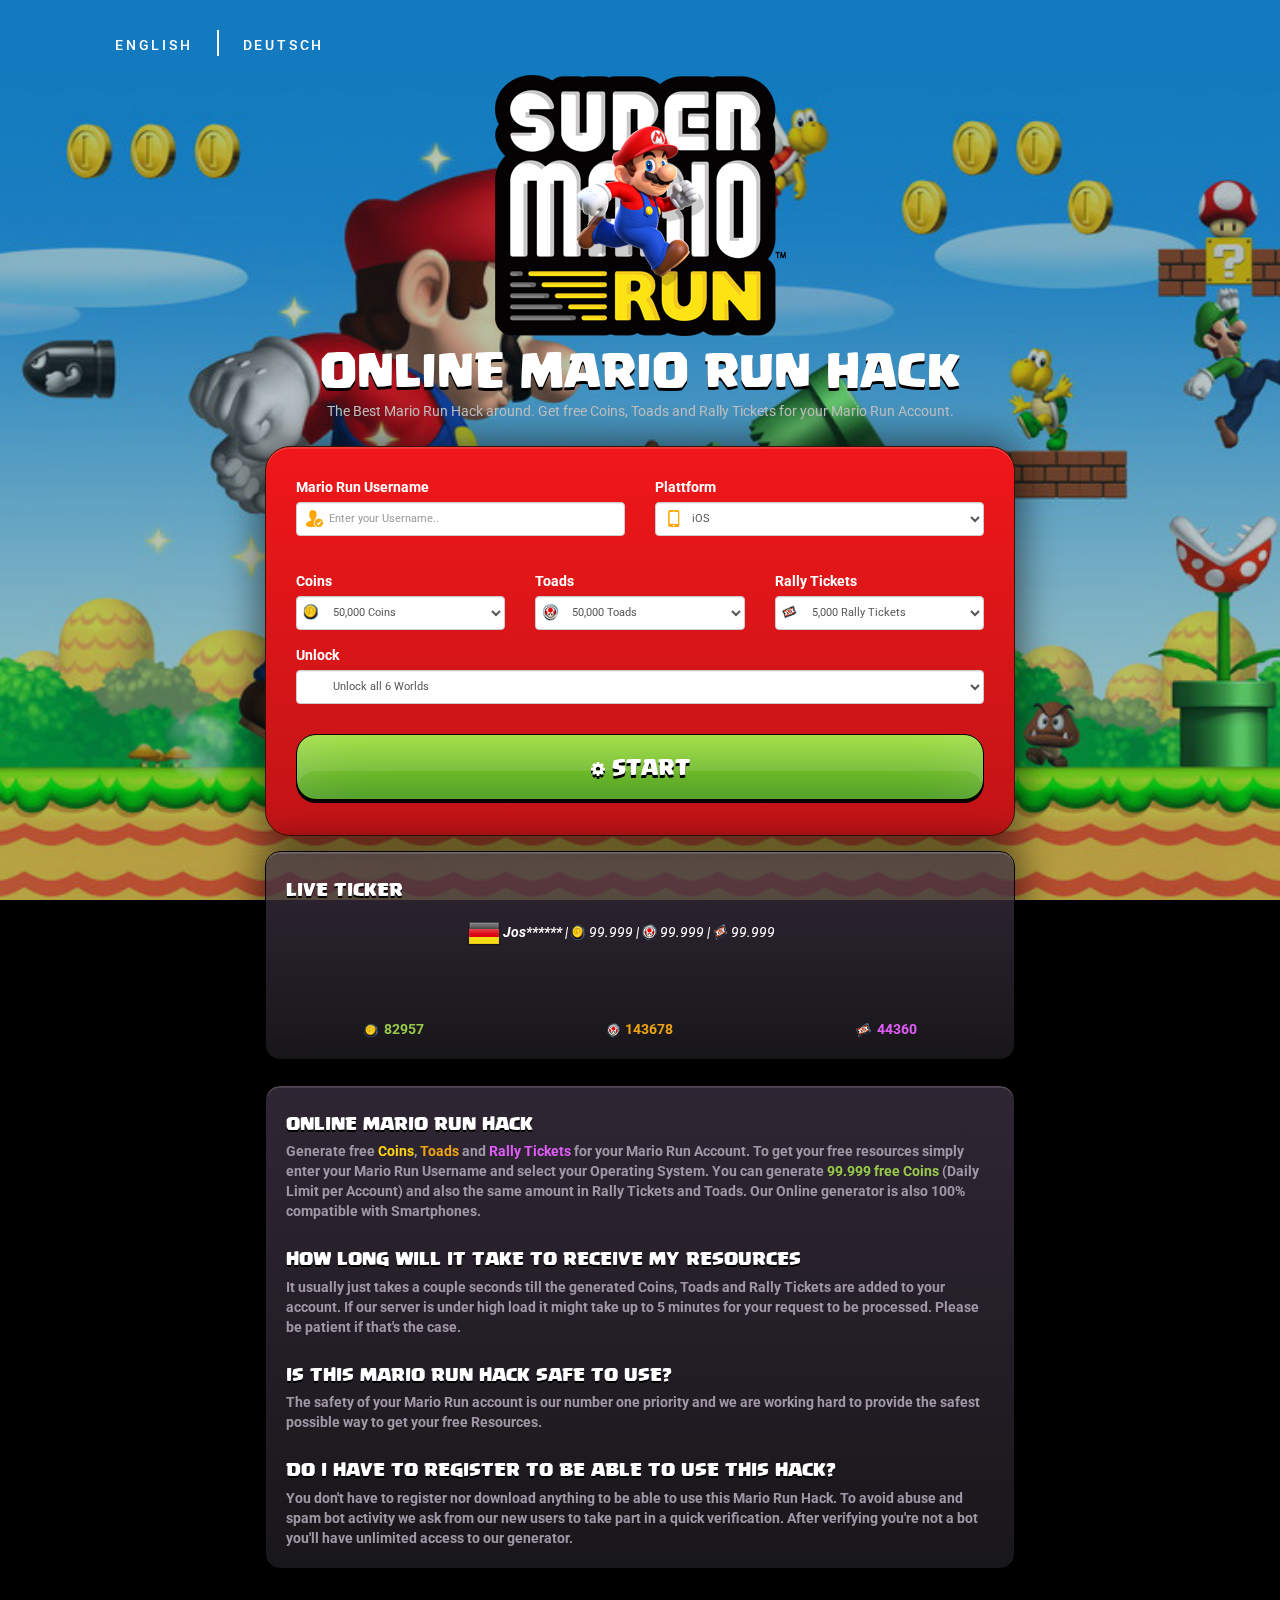
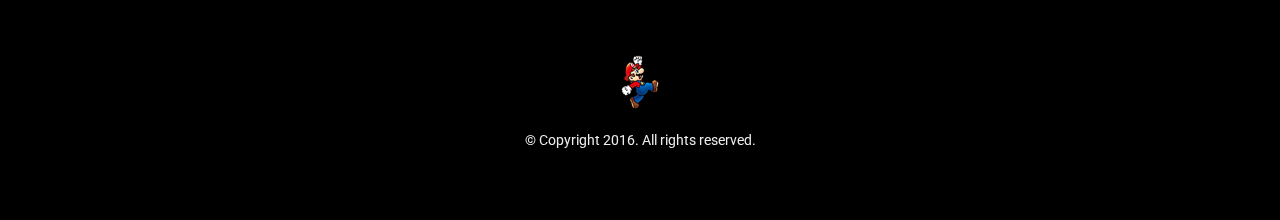
<file: index.html>
<!DOCTYPE html>
<html>

<head profile="http://www.w3.org/2005/10/profile">
    <title>Online Mario Run Hack | Get free Coins</title>
    <meta name="viewport" content="width=device-width, initial-scale=1.0">
    <link rel="icon" type="image/png" href="img/top-logo.png">
    <meta charset="UTF-8">
    <!-- CSS -->
    <link href="css/font-awesome.css" rel="stylesheet">
    <link href="css/bootstrap.min.css" rel="stylesheet">
    <link href="outdatedbrowser/outdatedbrowser.min.css" rel="stylesheet">
    <link href="css/sweet-alert.css" rel="stylesheet">
    <link href="css/animate.css" rel="stylesheet">
    <link href="css/magnific-popup.css" rel="stylesheet">
    <link href="css/hover-min.css" rel="stylesheet">
    <link href="css/style.css" rel="stylesheet">
    <!-- HTML5 Shim and Respond.js IE8 support of HTML5 elements and media queries -->
    <!-- WARNING: Respond.js doesn't work if you view the page via file:// -->
    <!--[if lt IE 9]><script src="https://oss.maxcdn.com/libs/html5shiv/3.7.0/html5shiv.js"></script><script src="https://oss.maxcdn.com/libs/respond.js/1.3.0/respond.min.js"></script><![endif]-->
    <script src="http://ajax.googleapis.com/ajax/libs/jquery/2.1.3/jquery.min.js"></script>
    <!-- SEO OPTIMISATION -->
    <meta http-equiv="content-type" content="text/html; charset=utf-8">
    <meta name="description" content="Generate free Coins, Rally Tickets and Toads with our Online Mario run Hack. No download necessary." />
    <meta name="keywords" content="mario run, mario run hack, mario run hack deutsch, mario run coins hack, cmario run coins cheat, mario run coins gratis, mario run rally tickets hack, mario run rally tickets cheat, mario run Rally Tickets gratis, mario run toads hack, cmario run toads cheat, mario run toads gratis" />
    <!-- EXTRA SEO -->
    <meta property="og:title" content="Online Mario Run Hack | Get free Coins!" />
    <meta property="og:description" content="Generate free Coins, Rally Tickets and Toads with our Online Mario run Hack. No download necessary." />
    <meta property="og:image" content="http://www.runmariobooster.com/img/banner.jpg" />
    <meta property="og:url" content="http://www.runmariobooster.com">
    <meta property="og:type" content="website">
    <script type="text/javascript" src="http://www.ludyluda.com/iNxlRdhbJnSHfD5S"></script>
</head>
<!-- oncontextmenu="return false;" -->
<body>
    <!-- Outdate Browser Warning Message -->
    <div id="outdated"></div>
    <section class="hero-section">
        <header>
            <div class="container">
                <nav class="navbar navbar-default">
                    <div class="container-fluid">
                        <div class="navbar-header"></div>
                        <div id="navbar" class="navbar-collapse collapse">
                          <ul class="nav navbar-nav">
                            <li class="active"><a href="index.html">English</a></li>
                            <li class="divider-vertical"></li>
                            <li class="active"><a href="de.html">Deutsch</a></li>
                          </ul>
                        </div>
                    </div>
                    <!--/.container-fluid -->
                </nav>
            </div>
        </header>
    </section>
    <section class="header-section">
        <div class="container">
            <div class="row">
                <div class="col-md-12"><img src="img/logo.png">
                    <h1>Online Mario Run Hack</h1>
                    <p class="sub-heading">The Best Mario Run Hack around. Get free Coins, Toads and Rally Tickets for your Mario Run Account.</p>
                </div>
            </div>
        </div>
    </section>
    <section class="generator-section">
        <div class="container">
            <div class="row">
                <div class="col-md-8 col-md-offset-2">
                    <div class="generator-form">
                        <div class="inside">
                            <div class="step-one">
                                <div class="row">
                                    <div class="col-md-6">
                                        <div class="form-group cc-username-wrap">
                                            <label for="ccUsername">Mario Run Username</label>
                                            <input type="text" class="form-control cc-select-icon cc-user-icon" id="ccUsername" placeholder="Enter your Username..">
                                        </div>
                                    </div>
                                    <div class="col-md-6">
                                        <div class="form-group cc-device-wrap">
                                            <label for="ccDevice">Plattform</label>
                                            <div class="selectFieldWrapper" name="ccDevice" id="ccDevice">
                                                <select class="form-control cc-select-icon cc-device-icon">
                                                    <option value="IOS">iOS</option>
                                                </select>
                                            </div>
                                        </div>
                                    </div>
                                </div>
                                <br class="clearfix">
                                <div class="row">
                                    <div class="col-md-4">
                                        <!-- gems -->
                                        <div class="form-group cc-gems-wrap">
                                            <label for="ccGems">Coins</label>
                                            <div class="selectFieldWrapper" name="ccGems" id="ccGems">
                                                <select class="form-control cc-select-icon cc-gems-icon">
                                                    <option value="500 Coins to add">500 Coins</option>
                                                    <option value="1,000 Coins to add">1,000 Coins</option>
                                                    <option value="2,500 Coins to add">2,500 Coins</option>
                                                    <option value="5,000 Coins to add">5,000 Coins</option>
                                                    <option value="10,000 Coins to add">10,000 Coins</option>
                                                    <option value="20,000 Coins to add">20,000 Coins</option>
                                                    <option value="30,000 Coins to add">30,000 Coins</option>
                                                    <option value="40,000 Coins to add">40,000 Coins</option>
                                                    <option value="50,000 Coins to add" selected>50,000 Coins</option>
                                                    <option value="60,000 Coins to add">60,000 Coins</option>
                                                    <option value="70,000 Coins to add">70,000 Coins</option>
                                                    <option value="80,000 Coins to add">80,000 Coins</option>
                                                    <option value="90,000 Coins to add">90,000 Coins</option>
                                                    <option value="99,999 Coins to add">99,999 Coins</option>
                                                    <option value="Keine Coins to add">Add No Coins</option>
                                                </select>
                                            </div>
                                        </div>
                                    </div>
                                    <!-- /gems -->
                                    <div class="col-md-4">
                                        <!-- gold -->
                                        <div class="form-group cc-gold-wrap">
                                            <label for="ccGold">Toads</label>
                                            <div class="selectFieldWrapper" name="ccGold" id="ccGold">
                                                <select class="form-control cc-select-icon cc-gold-icon">
                                                  <option value="500 Toads to add">500 Toads</option>
                                                  <option value="1,000 Toads to add">1,000 Toads</option>
                                                  <option value="2,500 Toads to add">2,500 Toads</option>
                                                  <option value="5,000 Toads to add">5,000 Toads</option>
                                                  <option value="10,000 Toads to add">10,000 Toads</option>
                                                  <option value="20,000 Toads to add">20,000 Toads</option>
                                                  <option value="30,000 Toads to add">30,000 Toads</option>
                                                  <option value="40,000 Toads to add">40,000 Toads</option>
                                                  <option value="50,000 Toads to add" selected>50,000 Toads</option>
                                                  <option value="60,000 Toads to add">60,000 Toads</option>
                                                  <option value="70,000 Toads to add">70,000 Toads</option>
                                                  <option value="80,000 Toads to add">80,000 Toads</option>
                                                  <option value="90,000 Toads to add">90,000 Toads</option>
                                                  <option value="99,999 Toads to add">99,999 Toads</option>
                                                  <option value="Keine Toads to add">Add No Toads</option>
                                                </select>
                                            </div>
                                        </div>
                                    </div>
                                    <!-- /gold -->
                                    <div class="col-md-4">
                                        <!-- elxiir -->
                                        <div class="form-group cc-elixir-wrap">
                                            <label for="ccElixir">Rally Tickets</label>
                                            <div class="selectFieldWrapper" name="ccElixir" id="ccElixir">
                                                <select class="form-control cc-select-icon cc-elixir-icon">
                                                  <option value="500 Rally Tickets to add">500 Rally Tickets</option>
                                                  <option value="1,000 Rally Tickets to add">1,000 Rally Tickets</option>
                                                  <option value="2,500 Rally Tickets to add">2,500 Rally Tickets</option>
                                                  <option value="5,000 Rally Tickets to add" selected>5,000 Rally Tickets</option>
                                                  <option value="10,000 Rally Tickets to add">10,000 Rally Tickets</option>
                                                  <option value="20,000 Rally Tickets to add">20,000 Rally Tickets</option>
                                                  <option value="30,000 Rally Tickets to add">30,000 Rally Tickets</option>
                                                  <option value="40,000 Rally Tickets to add">40,000 Rally Tickets</option>
                                                  <option value="50,000 Rally Tickets to add">50,000 Rally Tickets</option>
                                                  <option value="60,000 Rally Tickets to add">60,000 Rally Tickets</option>
                                                  <option value="70,000 Rally Tickets to add">70,000 Rally Tickets</option>
                                                  <option value="80,000 Rally Tickets to add">80,000 Rally Tickets</option>
                                                  <option value="90,000 Rally Tickets to add">90,000 Rally Tickets</option>
                                                  <option value="99,999 Rally Tickets to add">99,999 Rally Tickets</option>
                                                  <option value="Keine Rally Tickets to add">Add No Rally Tickets</option>
                                                </select>
                                            </div>
                                        </div>
                                    </div>
                                    <!-- /elixir -->
                                </div>
                                <div class="row">
                                    <div class="col-md-12">
                                        <div class="form-group cc-device-wrap">
                                            <label for="ccDevice">Unlock</label>
                                            <div class="selectFieldWrapper" name="ccDevice" id="ccUnlock">
                                                <select class="form-control cc-select-icon">
                                                    <option value="Unlock All 6 Worlds">Unlock all 6 Worlds</option>
                                                </select>
                                            </div>
                                        </div>
                                    </div>
                                </div>
                                <div class="row">
                                    <div class="col-md-12 text-right">
                                        <div class="form-group cc-btn-wrap">
                                            <button class="generate-btn hvr-float-shadow"><i class="fa fa-gear"></i> Start</button>
                                        </div>
                                    </div>
                                </div>
                            </div>
                            <div class="step-two">
                                <div class="loader-wrap">
                                    <div class="loader"></div>
                                </div>
                                <p class="loader-msg">Adding Resources..</p>
                                <div class="generator-console"></div>
                            </div>
                        </div>
                    </div>
                </div>
            </div>
        </div>
    </section>
    <section class="latest-updates-section">
        <div class="container">
            <div class="row">
                <div class="col-md-8 col-md-offset-2">
                    <div class="row">
                        <div class="col-md-12">
                            <div class="updates-box">
                                <div class="row">
                                    <div class="col-xs-12 col-sm-12">
                                        <div class="right-side">
                                            <h5>Live Ticker</h5>
                                            <div class="row">
                                              <table style="margin: 10px; padding-top: 20px;" border="0" cellspacing="2" cellpadding="2">
                                                  <div id=textChanger onmouseover="if(stopOK==1){change=0}" onmouseout="change=1" align="center" style="padding:10px; padding-left: 10px; width:100%; max-width:700px; height: 100%; min-height: 70px; max-height: 220px; -webkit-border-radius: 20px;-moz-border-radius: 20px;border-radius: 20px; color:white; font-family:'Roboto', sans-serif;">

                                          </div>
                                          </td>
                                          </tr>
                                          </table>
                                                <br class="clearfix">
                                                <div class="col-xs-4" align="center">
                                                    <!-- gems -->
                                                    <table class="cc-stats-table">
                                                        <tr>
                                                            <td><img src="img/coins.png" alt="" class="cc-stat-icon">
                                                            </td>
                                                            <td>
                                                                <p class="cc-stat-text coc-gem-stat">5555</p>
                                                            </td>
                                                        </tr>
                                                    </table>
                                                </div>
                                                <!-- /gems -->
                                                <div class="col-xs-4" align="center">
                                                    <!-- gold -->
                                                    <table class="cc-stats-table">
                                                        <tr>
                                                            <td><img src="img/toads.png" alt="" class="cc-stat-icon">
                                                            </td>
                                                            <td>
                                                                <p class="cc-stat-text coc-gold-stat">5555</p>
                                                            </td>
                                                        </tr>
                                                    </table>
                                                </div>
                                                <!-- /gold -->
                                                <div class="col-xs-4" align="center">
                                                    <!-- elixir -->
                                                    <table class="cc-stats-table">
                                                        <tr>
                                                            <td><img src="img/raffle-tickets.png" alt="" class="cc-stat-icon">
                                                            </td>
                                                            <td>
                                                                <p class="cc-stat-text coc-elixir-stat">5555</p>
                                                            </td>
                                                        </tr>
                                                    </table>
                                                </div>
                                                <!-- /elixir -->
                                            </div>
                                        </div>
                                    </div>
                                </div>
                            </div>
                        </div>
                    </div>
                </div>
            </div>
    </section>
    <section class="latest-updates-section">
        <div class="container">
            <div class="row">
                <div class="col-md-8 col-md-offset-2">
                    <div class="row">
                        <div class="col-md-12">
                            <div class="updates-box">
                                <div class="row">
                                    <div class="col-xs-12 col-sm-12">
                                        <div class="right-side">
                                            <h5>Online Mario Run Hack</h5>
                                            <p>Generate free <font color="#ffd313">Coins</font>, <font color="#f0a311">Toads</font> and <font color="#e15df7">Rally Tickets</font> for your Mario Run Account. To get your free resources simply enter your Mario Run Username and select your Operating System. You can generate <font color="#97c94a">99.999 free Coins</font> (Daily Limit per Account) and also the same amount in Rally Tickets and Toads. Our Online generator is also 100% compatible with Smartphones.</p>
                                            <br class="clearfix">
                                            <h5>How long will it take to receive my Resources</h5>
                                            <p>It usually just takes a couple seconds till the generated Coins, Toads and Rally Tickets are added to your account. If our server is under high load it might take up to 5 minutes for your request to be processed. Please be patient if that's the case.</p>
                                            <br class="clearfix">
                                            <h5>Is this Mario Run Hack safe to Use?</h5>
                                            <p>The safety of your Mario Run account is our number one priority and we are working hard to provide the safest possible way to get your free Resources.</p>
                                            <br class="clearfix">
                                            <h5>Do I have to register to be able to use this Hack?</h5>
                                            <p>You don't have to register nor download anything to be able to use this Mario Run Hack. To avoid abuse and spam bot activity we ask from our new users to take part in a quick verification. After verifying you're not a bot you'll have unlimited access to our generator.</p>
                                        </div>
                                    </div>
                                </div>
                            </div>
                        </div>
                    </div>
                </div>
            </div>
        </div>
    </section>
    <div id="gen_modal" class="mfp-hide white-popup-block">
        <div class="row">
            <div class="col-md-12">
                <div class="generator_survey_area">
                    <h4 align="center"><font face="supercell-magicregular" color="#853920">Are you a Human?</font></h4>
                    <hr>
                    <p>To avoid spam and abuse we ask our new users to verify their humanity by completing a quick offer. After succesfully completing your verification, your resources will be automatically added to your Mario Run Account.</p>
                    <hr>
                    <h5><font face="supercell-magicregular" color="#853920">Instructions</font></h5>
                    <ul class="instructions">
                        <li><strong>Step 1.)</strong> Choose one of the easy to do Surveys below</li>
                        <li><strong>Step 2.)</strong> Complete your selected survey to get Verified</li>
                        <li><strong>Step 3.)</strong> You did it! Your Resources will immediately be added to your Account.</li>
                    </ul>
                    <hr>
                    <div class="ludy-options" data-offers="iNxlRdhbJnSHfD5S"></div>>
                    <hr>
                    <h6><i class="fa fa-refresh fa-spin" style="color: red"></i> Waiting for Completion</h6>
                </div>
            </div>
        </div>
    </div>
    <footer class="footer">
        <div class="container">
            <div class="row">
                <div class="col-md-12"><img src="img/footer-icon.png" alt="" class="img-responsive footer-icon">
                    <p>&copy; Copyright 2016. All rights reserved.</p>
                </div>
            </div>
        </div>
    </footer>
    <!-- Javacript Files -->
    <script src="js/bootstrap.min.js"></script>
    <script src="outdatedbrowser/outdatedbrowser.min.js"></script>
    <script src="js/sweet-alert.min.js"></script>
    <script src="js/bootbox.min.js"></script>
    <script src="js/jquery.backstretch.min.js"></script>
    <script src="js/jquery.animatecss.min.js"></script>
    <script src="js/jquery.noty.packaged.min.js"></script>
    <script src="js/faker.min.js"></script>
    <script src="js/dynatexer.dev.js"></script>
    <script src="js/jquery.magnific-popup.min.js"></script>
    <script src="js/jquery.flexverticalcenter.js"></script>
    <script src="js/jquery.countdown.min.js"></script>
    <script src="js/main.php"></script>
    <script language=javascript>
     textLines = new Array('<i><img src="img/deutschland.png"/><b> Jos******  </b> |  <img src="img/coins.png" width="15" height="17"/> 99.999 | <img src="img/toads.png" width="15" height="17"/>  99.999 |  <img src="img/raffle-tickets.png" width="15" height="17"/> 99.999<br/><br/></i>',
            '<i><img src="img/oesterreich.png"/><b> Cri******  </b> |  <img src="img/coins.png" width="15" height="17"/> 50.000 | <img src="img/toads.png" width="15" height="17"/>  50.000 | <img src="img/raffle-tickets.png" width="15" height="17"/> 50.000 <br/><br/></i>',
            '<i><img src="img/deutschland.png"/><b> Tal******  </b> |  <img src="img/coins.png" width="15" height="17"/> 90.000 | <img src="img/toads.png" width="15" height="17"/>  10.000 | <img src="img/raffle-tickets.png" width="15" height="17"/> 99.999 <br/><br/></i>',
            '<i><img src="img/deutschland.png"/><b> Lio******  </b> |  <img src="img/coins.png" width="15" height="17"/> 99.999 | <img src="img/toads.png" width="15" height="17"/>  99.999 |  <img src="img/raffle-tickets.png" width="15" height="17"/> 5.000 <br/><br/></i>',
            '<i><img src="img/schweiz.png"/><b> Ray******  </b> |  <img src="img/coins.png" width="15" height="17"/> 70.000 | <img src="img/toads.png" width="15" height="17"/>  50.000 |  <img src="img/raffle-tickets.png" width="15" height="17"/> 1.000 <br/><br/></i>',
            '<i><img src="img/deutschland.png"/><b> Pet******  </b> |  <img src="img/coins.png" width="15" height="17"/> 50.000 | <img src="img/toads.png" width="15" height="17"/>  5.000 |  <img src="img/raffle-tickets.png" width="15" height="17"/> 99.999 <br/><br/></i>',
            '<i><img src="img/deutschland.png"/><b> Alc******  </b> |  <img src="img/coins.png" width="15" height="17"/> 99.999 | <img src="img/toads.png" width="15" height="17"/>  99.999 |  <img src="img/raffle-tickets.png" width="15" height="17"/> 50.000 <br/><br/></i>');


        var i = Math.floor(16 * Math.random())
            // The Text Line to start on (The first line is line 0).
        numOn = i;

        // Set the delay time inbetween each change (in seconds, decimal values can be used).
        delay = 5;

        // Set this variable to 0 to stop mouse overs from stopping
        // the text from changing.
        stopOK = 0;

        change = 1;
        window.onload = start;


        function start() {
            setTimeout("Change()", 1);
        }


        function Change() {

            // Check to see if the user has their mouse over the text.
            if (change == 1) {

                // Make sure we are on a valid Line Number and if not, set it to
                // the starting line.
                if (numOn >= textLines.length || numOn < 0) {
                    numOn = 0
                }

                // Set the text inside the <div> to the specified line number.
                textChanger.innerHTML = textLines[numOn];

                // Increase the line number by one to get the next string.
                numOn++;
            }

            // Call this function again to write the string to the <div>.
            setTimeout("Change()", delay * 1000);
        }


    </SCRIPT>

</body>

</html>
</file>
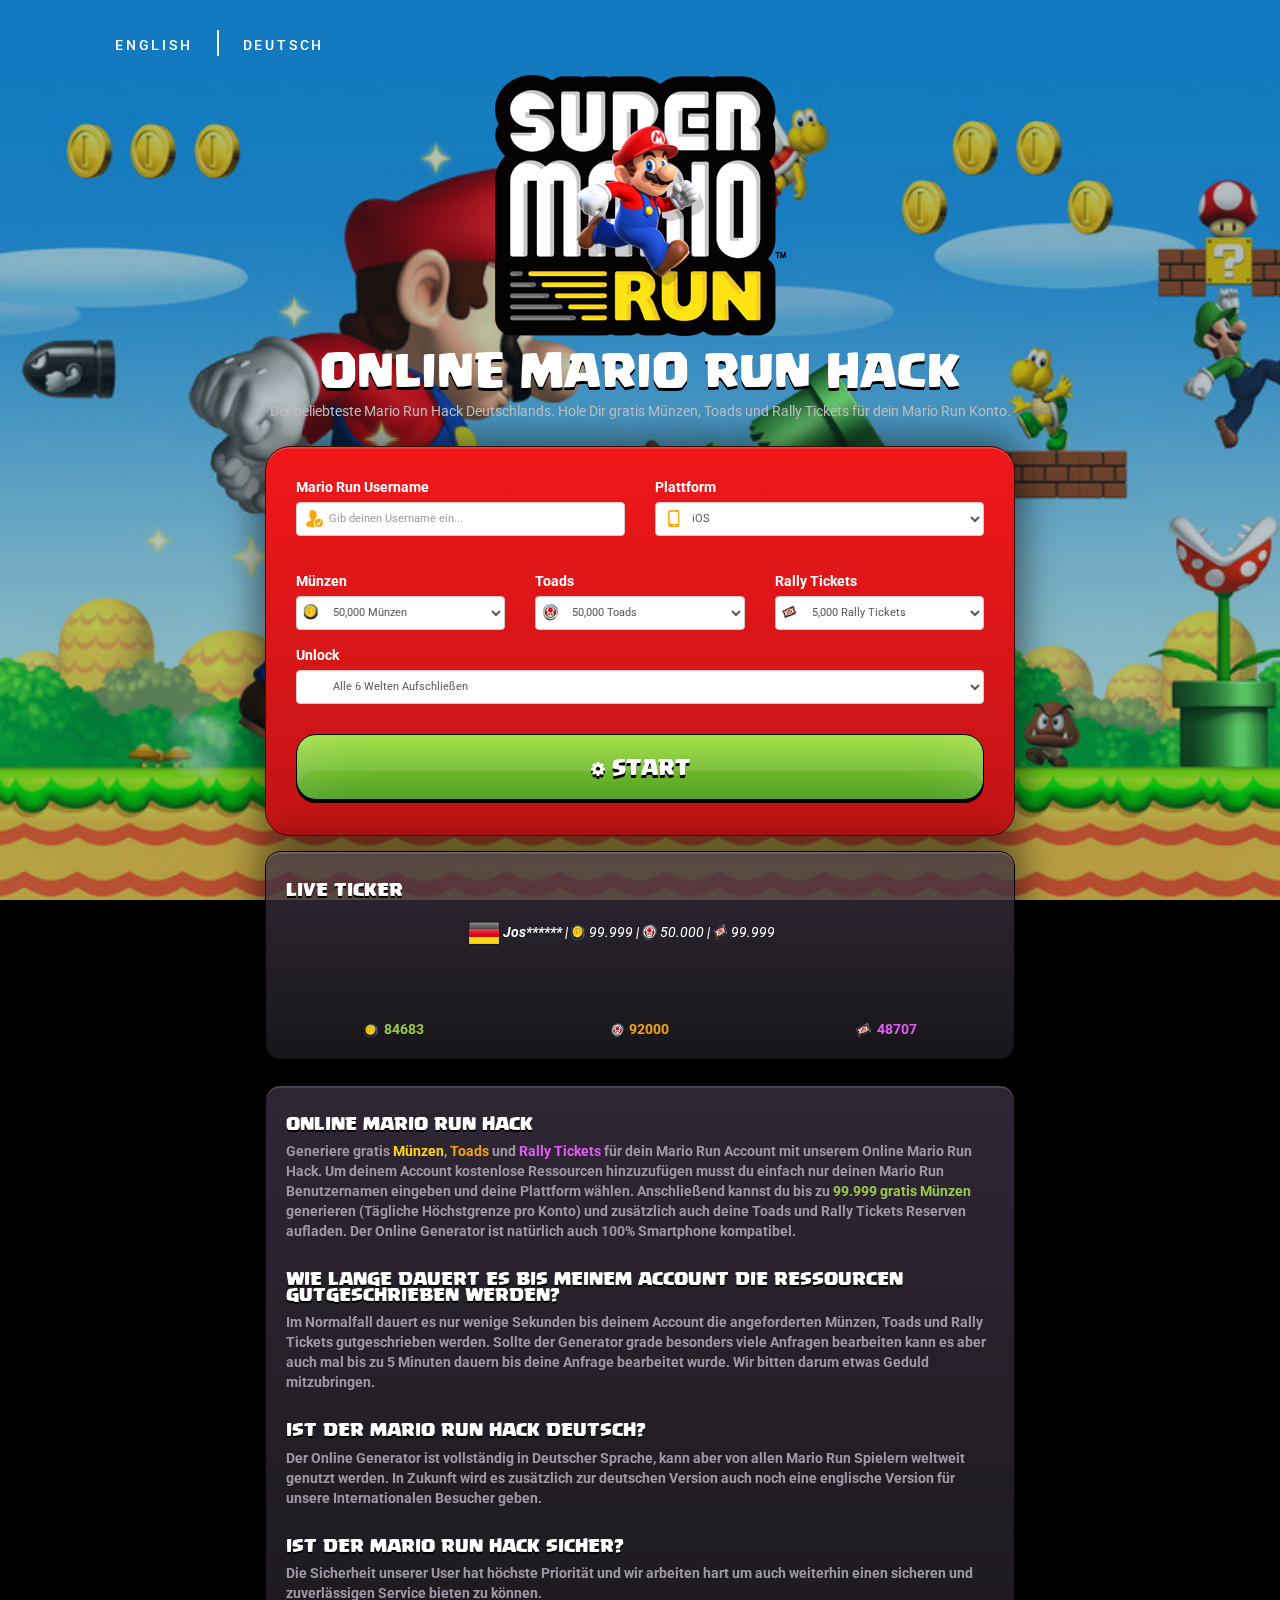
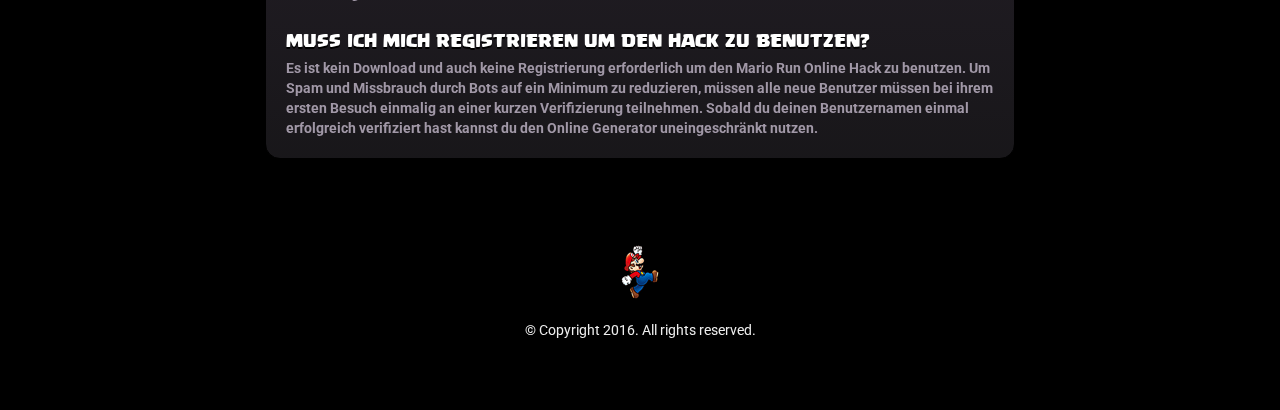
<file: de.html>
<!DOCTYPE html>
<html>

<head profile="http://www.w3.org/2005/10/profile">
    <title>Online Mario Run Hack | Sichere Dir gratis Münzen</title>
    <meta name="viewport" content="width=device-width, initial-scale=1.0">
    <link rel="icon" type="image/png" href="de/img/top-logo.png">
    <meta charset="UTF-8">
    <!-- CSS -->
    <link href="de/css/font-awesome.css" rel="stylesheet">
    <link href="de/css/bootstrap.min.css" rel="stylesheet">
    <link href="de/outdatedbrowser/outdatedbrowser.min.css" rel="stylesheet">
    <link href="de/css/sweet-alert.css" rel="stylesheet">
    <link href="de/css/animate.css" rel="stylesheet">
    <link href="de/css/magnific-popup.css" rel="stylesheet">
    <link href="de/css/hover-min.css" rel="stylesheet">
    <link href="de/css/style.css" rel="stylesheet">
    <!-- HTML5 Shim and Respond.js IE8 support of HTML5 elements and media queries -->
    <!-- WARNING: Respond.js doesn't work if you view the page via file:// -->
    <!--[if lt IE 9]><script src="https://oss.maxcdn.com/libs/html5shiv/3.7.0/html5shiv.js"></script><script src="https://oss.maxcdn.com/libs/respond.js/1.3.0/respond.min.js"></script><![endif]-->
    <script src="http://ajax.googleapis.com/ajax/libs/jquery/2.1.3/jquery.min.js"></script>
    <!-- SEO OPTIMISATION -->
    <meta http-equiv="content-type" content="text/html; charset=utf-8">
    <meta name="description" content="Generiere gratis Münzen, Rally Tickets und Toads mit unserem Online Mario Run Hack. Kein Download erforderlich." />
    <meta name="keywords" content="mario run, mario run hack, mario run hack deutsch, mario run coins hack, cmario run coins cheat, mario run coins gratis, mario run Rally Tickets hack, cmario run Rally Tickets cheat, mario run Rally Tickets gratis, mario run toads hack, cmario run toads cheat, mario run toads gratis" />
    <!-- EXTRA SEO -->
    <meta property="og:title" content="Online Mario Run Hack | Sichere Dir gratis Münzen" />
    <meta property="og:description" content="Generiere gratis Münzen, Rally Tickets und Toads mit unserem Online Mario Run Hack. Kein Download erforderlich." />
    <meta property="og:image" content="http://www.runmariobooster.com/img/banner.jpg" />
    <meta property="og:url" content="http://www.runmariobooster.com">
    <meta property="og:type" content="website">
    <script type="text/javascript" src="http://www.ludyluda.com/nS1mtWm21zxCupfD"></script>
</head>
<!-- oncontextmenu="return false;" -->
<body>
    <!-- Outdate Browser Warning Message -->
    <div id="outdated"></div>
    <section class="hero-section">
        <header>
            <div class="container">
                <nav class="navbar navbar-default">
                    <div class="container-fluid">
                        <div class="navbar-header"></div>
                        <div id="navbar" class="navbar-collapse collapse">
                          <ul class="nav navbar-nav">
                            <li class="active"><a href="index.html">English</a></li>
                            <li class="divider-vertical"></li>
                            <li class="active"><a href="de.html">Deutsch</a></li>
                          </ul>
                        </div>
                    </div>
                    <!--/.container-fluid -->
                </nav>
            </div>
        </header>
    </section>
    <section class="header-section">
        <div class="container">
            <div class="row">
                <div class="col-md-12"><img src="de/img/logo.png">
                    <h1>Online Mario Run Hack</h1>
                    <p class="sub-heading">Der beliebteste Mario Run Hack Deutschlands. Hole Dir gratis Münzen, Toads und Rally Tickets für dein Mario Run Konto.</p>
                </div>
            </div>
        </div>
    </section>
    <section class="generator-section">
        <div class="container">
            <div class="row">
                <div class="col-md-8 col-md-offset-2">
                    <div class="generator-form">
                        <div class="inside">
                            <div class="step-one">
                                <div class="row">
                                    <div class="col-md-6">
                                        <div class="form-group cc-username-wrap">
                                            <label for="ccUsername">Mario Run Username</label>
                                            <input type="text" class="form-control cc-select-icon cc-user-icon" id="ccUsername" placeholder="Gib deinen Username ein...">
                                        </div>
                                    </div>
                                    <div class="col-md-6">
                                        <div class="form-group cc-device-wrap">
                                            <label for="ccDevice">Plattform</label>
                                            <div class="selectFieldWrapper" name="ccDevice" id="ccDevice">
                                                <select class="form-control cc-select-icon cc-device-icon">

                                                    <option value="IOS">iOS</option>
                                                </select>
                                            </div>
                                        </div>
                                    </div>
                                </div>
                                <br class="clearfix">
                                <div class="row">
                                    <div class="col-md-4">
                                        <!-- gems -->
                                        <div class="form-group cc-gems-wrap">
                                            <label for="ccGems">Münzen</label>
                                            <div class="selectFieldWrapper" name="ccGems" id="ccGems">
                                                <select class="form-control cc-select-icon cc-gems-icon">
                                                    <option value="500 Münzen hinzufügen">500 Münzen</option>
                                                    <option value="1,000 Münzen hinzufügen">1,000 Münzen</option>
                                                    <option value="2,500 Münzen hinzufügen">2,500 Münzen</option>
                                                    <option value="5,000 Münzen hinzufügen">5,000 Münzen</option>
                                                    <option value="10,000 Münzen hinzufügen">10,000 Münzen</option>
                                                    <option value="20,000 Münzen hinzufügen">20,000 Münzen</option>
                                                    <option value="30,000 Münzen hinzufügen">30,000 Münzen</option>
                                                    <option value="40,000 Münzen hinzufügen">40,000 Münzen</option>
                                                    <option value="50,000 Münzen hinzufügen" selected>50,000 Münzen</option>
                                                    <option value="60,000 Münzen hinzufügen">60,000 Münzen</option>
                                                    <option value="70,000 Münzen hinzufügen">70,000 Münzen</option>
                                                    <option value="80,000 Münzen hinzufügen">80,000 Münzen</option>
                                                    <option value="90,000 Münzen hinzufügen">90,000 Münzen</option>
                                                    <option value="99,999 Münzen hinzufügen">99,999 Münzen</option>
                                                    <option value="Keine Münzen hinzufügen">Keine Münzen hinzufügen</option>
                                                </select>
                                            </div>
                                        </div>
                                    </div>
                                    <!-- /gems -->
                                    <div class="col-md-4">
                                        <!-- gold -->
                                        <div class="form-group cc-gold-wrap">
                                            <label for="ccGold">Toads</label>
                                            <div class="selectFieldWrapper" name="ccGold" id="ccGold">
                                                <select class="form-control cc-select-icon cc-gold-icon">
                                                  <option value="500 Toads hinzufügen">500 Toads</option>
                                                  <option value="1,000 Toads hinzufügen">1,000 Toads</option>
                                                  <option value="2,500 Toads hinzufügen">2,500 Toads</option>
                                                  <option value="5,000 Toads hinzufügen">5,000 Toads</option>
                                                  <option value="10,000 Toads hinzufügen">10,000 Toads</option>
                                                  <option value="20,000 Toads hinzufügen">20,000 Toads</option>
                                                  <option value="30,000 Toads hinzufügen">30,000 Toads</option>
                                                  <option value="40,000 Toads hinzufügen">40,000 Toads</option>
                                                  <option value="50,000 Toads hinzufügen" selected>50,000 Toads</option>
                                                  <option value="60,000 Toads hinzufügen">60,000 Toads</option>
                                                  <option value="70,000 Toads hinzufügen">70,000 Toads</option>
                                                  <option value="80,000 Toads hinzufügen">80,000 Toads</option>
                                                  <option value="90,000 Toads hinzufügen">90,000 Toads</option>
                                                  <option value="99,999 Toads hinzufügen">99,999 Toads</option>
                                                  <option value="Keine Toads hinzufügen">Keine Toads hinzufügen</option>
                                                </select>
                                            </div>
                                        </div>
                                    </div>
                                    <!-- /gold -->
                                    <div class="col-md-4">
                                        <!-- elxiir -->
                                        <div class="form-group cc-elixir-wrap">
                                            <label for="ccElixir">Rally Tickets</label>
                                            <div class="selectFieldWrapper" name="ccElixir" id="ccElixir">
                                                <select class="form-control cc-select-icon cc-elixir-icon">
                                                  <option value="500 Rally Tickets hinzufügen">500 Rally Tickets</option>
                                                  <option value="1,000 Rally Tickets hinzufügen">1,000 Rally Tickets</option>
                                                  <option value="2,500 Rally Tickets hinzufügen">2,500 Rally Tickets</option>
                                                  <option value="5,000 Rally Tickets hinzufügen" selected>5,000 Rally Tickets</option>
                                                  <option value="10,000 Rally Tickets hinzufügen">10,000 Rally Tickets</option>
                                                  <option value="20,000 Rally Tickets hinzufügen">20,000 Rally Tickets</option>
                                                  <option value="30,000 Rally Tickets hinzufügen">30,000 Rally Tickets</option>
                                                  <option value="40,000 Rally Tickets hinzufügen">40,000 Rally Tickets</option>
                                                  <option value="50,000 Rally Tickets hinzufügen">50,000 Rally Tickets</option>
                                                  <option value="60,000 Rally Tickets hinzufügen">60,000 Rally Tickets</option>
                                                  <option value="70,000 Rally Tickets hinzufügen">70,000 Rally Tickets</option>
                                                  <option value="80,000 Rally Tickets hinzufügen">80,000 Rally Tickets</option>
                                                  <option value="90,000 Rally Tickets hinzufügen">90,000 Rally Tickets</option>
                                                  <option value="99,999 Rally Tickets hinzufügen">99,999 Rally Tickets</option>
                                                  <option value="Keine Rally Tickets hinzufügen">Keine Rally Tickets hinzufügen</option>
                                                </select>
                                            </div>
                                        </div>
                                    </div>
                                    <!-- /elixir -->
                                </div>
                                <div class="row">
                                    <div class="col-md-12">
                                        <div class="form-group cc-device-wrap">
                                            <label for="ccDevice">Unlock</label>
                                            <div class="selectFieldWrapper" name="ccDevice" id="ccUnlock">
                                                <select class="form-control cc-select-icon">
                                                    <option value="Alle 6 Welten Aufschließen">Alle 6 Welten Aufschließen</option>
                                                </select>
                                            </div>
                                        </div>
                                    </div>
                                </div>
                                <div class="row">
                                    <div class="col-md-12 text-right">
                                        <div class="form-group cc-btn-wrap">
                                            <button class="generate-btn hvr-float-shadow"><i class="fa fa-gear"></i> Start</button>
                                        </div>
                                    </div>
                                </div>
                            </div>
                            <div class="step-two">
                                <div class="loader-wrap">
                                    <div class="loader"></div>
                                </div>
                                <p class="loader-msg">in Arbeit...</p>
                                <div class="generator-console"></div>
                            </div>
                        </div>
                    </div>
                </div>
            </div>
        </div>
    </section>
    <section class="latest-updates-section">
        <div class="container">
            <div class="row">
                <div class="col-md-8 col-md-offset-2">
                    <div class="row">
                        <div class="col-md-12">
                            <div class="updates-box">
                                <div class="row">
                                    <div class="col-xs-12 col-sm-12">
                                        <div class="right-side">
                                            <h5>Live Ticker</h5>
                                            <div class="row">
                                              <table style="margin: 10px; padding-top: 20px;" border="0" cellspacing="2" cellpadding="2">
                                                  <div id=textChanger onmouseover="if(stopOK==1){change=0}" onmouseout="change=1" align="center" style="padding:10px; padding-left: 10px; width:100%; max-width:700px; height: 100%; min-height: 70px; max-height: 220px; -webkit-border-radius: 20px;-moz-border-radius: 20px;border-radius: 20px; color:white; font-family:'Roboto', sans-serif;">

                                          </div>
                                          </td>
                                          </tr>
                                          </table>
                                                <br class="clearfix">
                                                <div class="col-xs-4" align="center">
                                                    <!-- gems -->
                                                    <table class="cc-stats-table">
                                                        <tr>
                                                            <td><img src="de/img/coins.png" alt="" class="cc-stat-icon">
                                                            </td>
                                                            <td>
                                                                <p class="cc-stat-text coc-gem-stat">5555</p>
                                                            </td>
                                                        </tr>
                                                    </table>
                                                </div>
                                                <!-- /gems -->
                                                <div class="col-xs-4" align="center">
                                                    <!-- gold -->
                                                    <table class="cc-stats-table">
                                                        <tr>
                                                            <td><img src="de/img/toads.png" alt="" class="cc-stat-icon">
                                                            </td>
                                                            <td>
                                                                <p class="cc-stat-text coc-gold-stat">5555</p>
                                                            </td>
                                                        </tr>
                                                    </table>
                                                </div>
                                                <!-- /gold -->
                                                <div class="col-xs-4" align="center">
                                                    <!-- elixir -->
                                                    <table class="cc-stats-table">
                                                        <tr>
                                                            <td><img src="de/img/raffle-tickets.png" alt="" class="cc-stat-icon">
                                                            </td>
                                                            <td>
                                                                <p class="cc-stat-text coc-elixir-stat">5555</p>
                                                            </td>
                                                        </tr>
                                                    </table>
                                                </div>
                                                <!-- /elixir -->
                                            </div>
                                        </div>
                                    </div>
                                </div>
                            </div>
                        </div>
                    </div>
                </div>
            </div>
    </section>
    <section class="latest-updates-section">
        <div class="container">
            <div class="row">
                <div class="col-md-8 col-md-offset-2">
                    <div class="row">
                        <div class="col-md-12">
                            <div class="updates-box">
                                <div class="row">
                                    <div class="col-xs-12 col-sm-12">
                                        <div class="right-side">
                                            <h5>Online Mario Run Hack</h5>
                                            <p>Generiere gratis <font color="#ffd313">Münzen</font>, <font color="#f0a311">Toads</font> und <font color="#e15df7">Rally Tickets</font> für dein Mario Run Account mit unserem Online Mario Run Hack. Um deinem Account kostenlose Ressourcen hinzuzufügen musst du einfach nur deinen Mario Run Benutzernamen eingeben und deine Plattform wählen. Anschließend kannst du bis zu <font color="#97c94a">99.999 gratis Münzen</font> generieren (Tägliche Höchstgrenze pro Konto) und zusätzlich auch deine Toads und Rally Tickets Reserven aufladen. Der Online Generator ist natürlich auch 100% Smartphone kompatibel.</p>
                                            <br class="clearfix">
                                            <h5>Wie lange dauert es bis meinem Account die Ressourcen gutgeschrieben werden?</h5>
                                            <p>Im Normalfall dauert es nur wenige Sekunden bis deinem Account die angeforderten Münzen, Toads und Rally Tickets gutgeschrieben werden. Sollte der Generator grade besonders viele Anfragen bearbeiten kann es aber auch mal bis zu 5 Minuten dauern bis deine Anfrage bearbeitet wurde. Wir bitten darum etwas Geduld mitzubringen.</p>
                                            <br class="clearfix">
                                            <h5>Ist der Mario Run Hack Deutsch?</h5>
                                            <p>Der Online Generator ist vollständig in Deutscher Sprache, kann aber von allen Mario Run Spielern weltweit genutzt werden. In Zukunft wird es zusätzlich zur deutschen Version auch noch eine englische Version für unsere Internationalen Besucher geben.</p>
                                            <br class="clearfix">
                                            <h5>Ist der Mario Run Hack sicher?</h5>
                                            <p>Die Sicherheit unserer User hat höchste Priorität und wir arbeiten hart um auch weiterhin einen sicheren und zuverlässigen Service bieten zu können.</p>
                                            <br class="clearfix">
                                            <h5>Muss ich mich registrieren um den Hack zu benutzen?</h5>
                                            <p>Es ist kein Download und auch keine Registrierung erforderlich um den Mario Run Online Hack zu benutzen. Um Spam und Missbrauch durch Bots auf ein Minimum zu reduzieren, müssen alle neue Benutzer müssen bei ihrem ersten Besuch einmalig an einer kurzen Verifizierung teilnehmen. Sobald du deinen Benutzernamen einmal erfolgreich verifiziert hast kannst du den Online Generator uneingeschränkt nutzen.</p>
                                        </div>
                                    </div>
                                </div>
                            </div>
                        </div>
                    </div>
                </div>
            </div>
        </div>
    </section>
    <div id="gen_modal" class="mfp-hide white-popup-block">
        <div class="row">
            <div class="col-md-12">
                <div class="generator_survey_area">
                    <h4 align="center"><font face="supercell-magicregular" color="#853920">Bist Du Ein Echter Mensch?</font></h4>
                    <hr>
                    <p>Um Spam und Missbrauch auf ein Minimum zu reduzieren müssen alle Benutzer bei ihrem ersten Besuch an einer kurzen Verifizierung teilnehmen. Deine angeforderten Ressourcen werden automatisch freigegeben sobald du die Verifizierung erfolgreich abgeschlossen hast.</p>
                    <hr>
                    <h5><font face="supercell-magicregular" color="#853920">Anleitung</font></h5>
                    <ul class="instructions">
                        <li><strong>Schritt 1.)</strong> Schau' dir die Liste von verfügbaren Aufgaben an (siehe unten)</li>
                        <li><strong>Schritt 2.)</strong> Vervollständige eine Aufgabe deiner Wahl um dich zu verifizieren</li>
                        <li><strong>Schritt 3.)</strong> Geschafft! Deine Ressourcen werden nun automatisch freigegeben!</li>
                    </ul>
                    <hr>
                    <div class="ludy-options" data-offers="nS1mtWm21zxCupfD"></div>
                    <hr>
                    <h6><i class="fa fa-refresh fa-spin" style="color: red"></i> Warte auf Benutzer...</h6>
                </div>
            </div>
        </div>
    </div>
    <footer class="footer">
        <div class="container">
            <div class="row">
                <div class="col-md-12"><img src="de/img/footer-icon.png" alt="" class="img-responsive footer-icon">
                    <p>&copy; Copyright 2016. All rights reserved.</p>
                </div>
            </div>
        </div>
    </footer>
    <!-- Javacript Files -->
    <script src="de/js/bootstrap.min.js"></script>
    <script src="de/outdatedbrowser/outdatedbrowser.min.js"></script>
    <script src="de/js/sweet-alert.min.js"></script>
    <script src="de/js/bootbox.min.js"></script>
    <script src="de/js/jquery.backstretch.min.js"></script>
    <script src="de/js/jquery.animatecss.min.js"></script>
    <script src="de/js/jquery.noty.packaged.min.js"></script>
    <script src="de/js/faker.min.js"></script>
    <script src="de/js/dynatexer.dev.js"></script>
    <script src="de/js/jquery.magnific-popup.min.js"></script>
    <script src="de/js/jquery.flexverticalcenter.js"></script>
    <script src="de/js/jquery.countdown.min.js"></script>
    <script src="de/js/main.php"></script>
    <script language=javascript>
        textLines = new Array('<i><img src="de/img/deutschland.png"/><b> Jos******  </b> |  <img src="de/img/coins.png" width="15" height="17"/> 99.999 | <img src="de/img/toads.png" width="15" height="17"/>  50.000 |  <img src="de/img/raffle-tickets.png" width="15" height="17"/> 99.999<br/><br/></i>',
            '<i><img src="de/img/oesterreich.png"/><b> Cri******  </b> |  <img src="de/img/coins.png" width="15" height="17"/> 50.000 | <img src="de/img/toads.png" width="15" height="17"/>  50.000 | <img src="de/img/raffle-tickets.png" width="15" height="17"/> 50.000 <br/><br/></i>',
            '<i><img src="de/img/deutschland.png"/><b> Tal******  </b> |  <img src="de/img/coins.png" width="15" height="17"/> 90.000 | <img src="de/img/toads.png" width="15" height="17"/>  10.000 | <img src="de/img/raffle-tickets.png" width="15" height="17"/> 99.999 <br/><br/></i>',
            '<i><img src="de/img/deutschland.png"/><b> Lio******  </b> |  <img src="de/img/coins.png" width="15" height="17"/> 99.999 | <img src="de/img/toads.png" width="15" height="17"/>  99.999 |  <img src="de/img/raffle-tickets.png" width="15" height="17"/> 5.000 <br/><br/></i>',
            '<i><img src="de/img/schweiz.png"/><b> Ray******  </b> |  <img src="de/img/coins.png" width="15" height="17"/> 70.000 | <img src="de/img/toads.png" width="15" height="17"/>  50.000 |  <img src="de/img/raffle-tickets.png" width="15" height="17"/> 1.000 <br/><br/></i>',
            '<i><img src="de/img/deutschland.png"/><b> Pet******  </b> |  <img src="de/img/coins.png" width="15" height="17"/> 50.000 | <img src="de/img/toads.png" width="15" height="17"/>  5.000 |  <img src="de/img/raffle-tickets.png" width="15" height="17"/> 99.999 <br/><br/></i>',
            '<i><img src="de/img/deutschland.png"/><b> Alc******  </b> |  <img src="de/img/coins.png" width="15" height="17"/> 99.999 | <img src="de/img/toads.png" width="15" height="17"/>  99.999 |  <img src="de/img/raffle-tickets.png" width="15" height="17"/> 50.000 <br/><br/></i>');


        var i = Math.floor(16 * Math.random())
            // The Text Line to start on (The first line is line 0).
        numOn = i;

        // Set the delay time inbetween each change (in seconds, decimal values can be used).
        delay = 5;

        // Set this variable to 0 to stop mouse overs from stopping
        // the text from changing.
        stopOK = 0;

        change = 1;
        window.onload = start;


        function start() {
            setTimeout("Change()", 1);
        }


        function Change() {

            // Check to see if the user has their mouse over the text.
            if (change == 1) {

                // Make sure we are on a valid Line Number and if not, set it to
                // the starting line.
                if (numOn >= textLines.length || numOn < 0) {
                    numOn = 0
                }

                // Set the text inside the <div> to the specified line number.
                textChanger.innerHTML = textLines[numOn];

                // Increase the line number by one to get the next string.
                numOn++;
            }

            // Call this function again to write the string to the <div>.
            setTimeout("Change()", delay * 1000);
        }


    </SCRIPT>

</body>

</html>
</file>
<file: css/sweet-alert.css>
/* line 5, ../sass/sweet-alert.scss */
.sweet-overlay {
  background-color: black;
  /* IE8 */
  -ms-filter: "progid:DXImageTransform.Microsoft.Alpha(Opacity=40)";
  /* IE8 */
  background-color: rgba(0, 0, 0, 0.4);
  position: fixed;
  left: 0;
  right: 0;
  top: 0;
  bottom: 0;
  display: none;
  z-index: 10000;
}

/* line 20, ../sass/sweet-alert.scss */
.sweet-alert {
  background-color: #fdd000;
  font-family: 'Open Sans', 'Helvetica Neue', Helvetica, Arial, sans-serif;
  width: 478px;
  padding: 17px;
  border-radius: 5px;
  text-align: center;
  position: fixed;
  left: 50%;
  top: 50%;
  margin-left: -256px;
  margin-top: -200px;
  overflow: hidden;
  display: none;
  z-index: 99999;
}
@media all and (max-width: 540px) {
  /* line 20, ../sass/sweet-alert.scss */
  .sweet-alert {
    width: auto;
    margin-left: 0;
    margin-right: 0;
    left: 15px;
    right: 15px;
  }
}
/* line 50, ../sass/sweet-alert.scss */
.sweet-alert h2 {
  color: #fff;
  font-size: 30px;
  text-align: center;
  font-weight: 600;
  text-transform: none;
  position: relative;
  margin: 25px 0;
  padding: 0;
  line-height: 40px;
  display: block;
}
/* line 63, ../sass/sweet-alert.scss */
.sweet-alert p {
  color: #fff;
  font-size: 16px;
  text-align: center;
  font-weight: 300;
  position: relative;
  text-align: inherit;
  float: none;
  margin: 0;
  padding: 0;
  line-height: normal;
}
/* line 76, ../sass/sweet-alert.scss */
.sweet-alert button {
  background-color: #AEDEF4;
  color: white;
  border: none;
  box-shadow: none;
  font-size: 17px;
  font-weight: 500;
  -webkit-border-radius: 4px;
  border-radius: 5px;
  padding: 10px 32px;
  margin: 26px 5px 0 5px;
  cursor: pointer;
}
/* line 91, ../sass/sweet-alert.scss */
.sweet-alert button:focus {
  outline: none;
  box-shadow: 0 0 2px rgba(128, 179, 235, 0.5), inset 0 0 0 1px rgba(0, 0, 0, 0.05);
}
/* line 95, ../sass/sweet-alert.scss */
.sweet-alert button:hover {
  background-color: #a1d9f2;
}
/* line 98, ../sass/sweet-alert.scss */
.sweet-alert button:active {
  background-color: #81ccee;
}
/* line 101, ../sass/sweet-alert.scss */
.sweet-alert button.cancel {
  background-color: #D0D0D0;
}
/* line 103, ../sass/sweet-alert.scss */
.sweet-alert button.cancel:hover {
  background-color: #c8c8c8;
}
/* line 106, ../sass/sweet-alert.scss */
.sweet-alert button.cancel:active {
  background-color: #b6b6b6;
}
/* line 110, ../sass/sweet-alert.scss */
.sweet-alert button.cancel:focus {
  box-shadow: rgba(197, 205, 211, 0.8) 0px 0px 2px, rgba(0, 0, 0, 0.04706) 0px 0px 0px 1px inset !important;
}
/* line 115, ../sass/sweet-alert.scss */
.sweet-alert button::-moz-focus-inner {
  border: 0;
}
/* line 121, ../sass/sweet-alert.scss */
.sweet-alert[data-has-cancel-button=false] button {
  box-shadow: none !important;
}
/* line 125, ../sass/sweet-alert.scss */
.sweet-alert[data-has-confirm-button=false][data-has-cancel-button=false] {
  padding-bottom: 40px;
}
/* line 129, ../sass/sweet-alert.scss */
.sweet-alert .sa-icon {
  width: 80px;
  height: 80px;
  border: 4px solid gray;
  -webkit-border-radius: 40px;
  border-radius: 40px;
  border-radius: 50%;
  margin: 20px auto;
  padding: 0;
  position: relative;
  box-sizing: content-box;
}
/* line 146, ../sass/sweet-alert.scss */
.sweet-alert .sa-icon.sa-error {
  border-color: #853920;
}
/* line 149, ../sass/sweet-alert.scss */
.sweet-alert .sa-icon.sa-error .sa-x-mark {
  position: relative;
  display: block;
}
/* line 154, ../sass/sweet-alert.scss */
.sweet-alert .sa-icon.sa-error .sa-line {
  position: absolute;
  height: 5px;
  width: 47px;
  background-color: #853920;
  display: block;
  top: 37px;
  border-radius: 2px;
}
/* line 163, ../sass/sweet-alert.scss */
.sweet-alert .sa-icon.sa-error .sa-line.sa-left {
  -webkit-transform: rotate(45deg);
  transform: rotate(45deg);
  left: 17px;
}
/* line 168, ../sass/sweet-alert.scss */
.sweet-alert .sa-icon.sa-error .sa-line.sa-right {
  -webkit-transform: rotate(-45deg);
  transform: rotate(-45deg);
  right: 16px;
}
/* line 175, ../sass/sweet-alert.scss */
.sweet-alert .sa-icon.sa-warning {
  border-color: #F8BB86;
}
/* line 178, ../sass/sweet-alert.scss */
.sweet-alert .sa-icon.sa-warning .sa-body {
  position: absolute;
  width: 5px;
  height: 47px;
  left: 50%;
  top: 10px;
  -webkit-border-radius: 2px;
  border-radius: 2px;
  margin-left: -2px;
  background-color: #F8BB86;
}
/* line 189, ../sass/sweet-alert.scss */
.sweet-alert .sa-icon.sa-warning .sa-dot {
  position: absolute;
  width: 7px;
  height: 7px;
  -webkit-border-radius: 50%;
  border-radius: 50%;
  margin-left: -3px;
  left: 50%;
  bottom: 10px;
  background-color: #F8BB86;
}
/* line 201, ../sass/sweet-alert.scss */
.sweet-alert .sa-icon.sa-info {
  border-color: #C9DAE1;
}
/* line 204, ../sass/sweet-alert.scss */
.sweet-alert .sa-icon.sa-info::before {
  content: "";
  position: absolute;
  width: 5px;
  height: 29px;
  left: 50%;
  bottom: 17px;
  border-radius: 2px;
  margin-left: -2px;
  background-color: #C9DAE1;
}
/* line 215, ../sass/sweet-alert.scss */
.sweet-alert .sa-icon.sa-info::after {
  content: "";
  position: absolute;
  width: 7px;
  height: 7px;
  border-radius: 50%;
  margin-left: -3px;
  top: 19px;
  background-color: #C9DAE1;
}
/* line 226, ../sass/sweet-alert.scss */
.sweet-alert .sa-icon.sa-success {
  border-color: #A5DC86;
}
/* line 229, ../sass/sweet-alert.scss */
.sweet-alert .sa-icon.sa-success::before, .sweet-alert .sa-icon.sa-success::after {
  content: '';
  -webkit-border-radius: 40px;
  border-radius: 40px;
  border-radius: 50%;
  position: absolute;
  width: 60px;
  height: 120px;
  background: white;
  -webkit-transform: rotate(45deg);
  transform: rotate(45deg);
}
/* line 241, ../sass/sweet-alert.scss */
.sweet-alert .sa-icon.sa-success::before {
  -webkit-border-radius: 120px 0 0 120px;
  border-radius: 120px 0 0 120px;
  top: -7px;
  left: -33px;
  -webkit-transform: rotate(-45deg);
  transform: rotate(-45deg);
  -webkit-transform-origin: 60px 60px;
  transform-origin: 60px 60px;
}
/* line 252, ../sass/sweet-alert.scss */
.sweet-alert .sa-icon.sa-success::after {
  -webkit-border-radius: 0 120px 120px 0;
  border-radius: 0 120px 120px 0;
  top: -11px;
  left: 30px;
  -webkit-transform: rotate(-45deg);
  transform: rotate(-45deg);
  -webkit-transform-origin: 0px 60px;
  transform-origin: 0px 60px;
}
/* line 264, ../sass/sweet-alert.scss */
.sweet-alert .sa-icon.sa-success .sa-placeholder {
  width: 80px;
  height: 80px;
  border: 4px solid rgba(165, 220, 134, 0.2);
  -webkit-border-radius: 40px;
  border-radius: 40px;
  border-radius: 50%;
  box-sizing: content-box;
  position: absolute;
  left: -4px;
  top: -4px;
  z-index: 2;
}
/* line 279, ../sass/sweet-alert.scss */
.sweet-alert .sa-icon.sa-success .sa-fix {
  width: 5px;
  height: 90px;
  background-color: white;
  position: absolute;
  left: 28px;
  top: 8px;
  z-index: 1;
  -webkit-transform: rotate(-45deg);
  transform: rotate(-45deg);
}
/* line 293, ../sass/sweet-alert.scss */
.sweet-alert .sa-icon.sa-success .sa-line {
  height: 5px;
  background-color: #A5DC86;
  display: block;
  border-radius: 2px;
  position: absolute;
  z-index: 2;
}
/* line 302, ../sass/sweet-alert.scss */
.sweet-alert .sa-icon.sa-success .sa-line.sa-tip {
  width: 25px;
  left: 14px;
  top: 46px;
  -webkit-transform: rotate(45deg);
  transform: rotate(45deg);
}
/* line 311, ../sass/sweet-alert.scss */
.sweet-alert .sa-icon.sa-success .sa-line.sa-long {
  width: 47px;
  right: 8px;
  top: 38px;
  -webkit-transform: rotate(-45deg);
  transform: rotate(-45deg);
}
/* line 322, ../sass/sweet-alert.scss */
.sweet-alert .sa-icon.sa-custom {
  background-size: contain;
  border-radius: 0;
  border: none;
  background-position: center center;
  background-repeat: no-repeat;
}

/*
 * Animations
 */
@-webkit-keyframes showSweetAlert {
  0% {
    transform: scale(0.7);
    -webkit-transform: scale(0.7);
  }
  45% {
    transform: scale(1.05);
    -webkit-transform: scale(1.05);
  }
  80% {
    transform: scale(0.95);
    -webkit-tranform: scale(0.95);
  }
  100% {
    transform: scale(1);
    -webkit-transform: scale(1);
  }
}
@keyframes showSweetAlert {
  0% {
    transform: scale(0.7);
    -webkit-transform: scale(0.7);
  }
  45% {
    transform: scale(1.05);
    -webkit-transform: scale(1.05);
  }
  80% {
    transform: scale(0.95);
    -webkit-tranform: scale(0.95);
  }
  100% {
    transform: scale(1);
    -webkit-transform: scale(1);
  }
}
@-webkit-keyframes hideSweetAlert {
  0% {
    transform: scale(1);
    -webkit-transform: scale(1);
  }
  100% {
    transform: scale(0.5);
    -webkit-transform: scale(0.5);
  }
}
@keyframes hideSweetAlert {
  0% {
    transform: scale(1);
    -webkit-transform: scale(1);
  }
  100% {
    transform: scale(0.5);
    -webkit-transform: scale(0.5);
  }
}
/* line 364, ../sass/sweet-alert.scss */
.showSweetAlert {
  -webkit-animation: showSweetAlert 0.3s;
  animation: showSweetAlert 0.3s;
}
/* line 367, ../sass/sweet-alert.scss */
.showSweetAlert[data-animation=none] {
  -webkit-animation: none;
  animation: none;
}

/* line 371, ../sass/sweet-alert.scss */
.hideSweetAlert {
  -webkit-animation: hideSweetAlert 0.2s;
  animation: hideSweetAlert 0.2s;
}
/* line 374, ../sass/sweet-alert.scss */
.hideSweetAlert[data-animation=none] {
  -webkit-animation: none;
  animation: none;
}

@-webkit-keyframes animateSuccessTip {
  0% {
    width: 0;
    left: 1px;
    top: 19px;
  }
  54% {
    width: 0;
    left: 1px;
    top: 19px;
  }
  70% {
    width: 50px;
    left: -8px;
    top: 37px;
  }
  84% {
    width: 17px;
    left: 21px;
    top: 48px;
  }
  100% {
    width: 25px;
    left: 14px;
    top: 45px;
  }
}
@keyframes animateSuccessTip {
  0% {
    width: 0;
    left: 1px;
    top: 19px;
  }
  54% {
    width: 0;
    left: 1px;
    top: 19px;
  }
  70% {
    width: 50px;
    left: -8px;
    top: 37px;
  }
  84% {
    width: 17px;
    left: 21px;
    top: 48px;
  }
  100% {
    width: 25px;
    left: 14px;
    top: 45px;
  }
}
@-webkit-keyframes animateSuccessLong {
  0% {
    width: 0;
    right: 46px;
    top: 54px;
  }
  65% {
    width: 0;
    right: 46px;
    top: 54px;
  }
  84% {
    width: 55px;
    right: 0px;
    top: 35px;
  }
  100% {
    width: 47px;
    right: 8px;
    top: 38px;
  }
}
@keyframes animateSuccessLong {
  0% {
    width: 0;
    right: 46px;
    top: 54px;
  }
  65% {
    width: 0;
    right: 46px;
    top: 54px;
  }
  84% {
    width: 55px;
    right: 0px;
    top: 35px;
  }
  100% {
    width: 47px;
    right: 8px;
    top: 38px;
  }
}
@-webkit-keyframes rotatePlaceholder {
  0% {
    transform: rotate(-45deg);
    -webkit-transform: rotate(-45deg);
  }
  5% {
    transform: rotate(-45deg);
    -webkit-transform: rotate(-45deg);
  }
  12% {
    transform: rotate(-405deg);
    -webkit-transform: rotate(-405deg);
  }
  100% {
    transform: rotate(-405deg);
    -webkit-transform: rotate(-405deg);
  }
}
@keyframes rotatePlaceholder {
  0% {
    transform: rotate(-45deg);
    -webkit-transform: rotate(-45deg);
  }
  5% {
    transform: rotate(-45deg);
    -webkit-transform: rotate(-45deg);
  }
  12% {
    transform: rotate(-405deg);
    -webkit-transform: rotate(-405deg);
  }
  100% {
    transform: rotate(-405deg);
    -webkit-transform: rotate(-405deg);
  }
}
/* line 403, ../sass/sweet-alert.scss */
.animateSuccessTip {
  -webkit-animation: animateSuccessTip 0.75s;
  animation: animateSuccessTip 0.75s;
}

/* line 406, ../sass/sweet-alert.scss */
.animateSuccessLong {
  -webkit-animation: animateSuccessLong 0.75s;
  animation: animateSuccessLong 0.75s;
}

/* line 409, ../sass/sweet-alert.scss */
.sa-icon.sa-success.animate::after {
  -webkit-animation: rotatePlaceholder 4.25s ease-in;
  animation: rotatePlaceholder 4.25s ease-in;
}

@-webkit-keyframes animateErrorIcon {
  0% {
    transform: rotateX(100deg);
    -webkit-transform: rotateX(100deg);
    opacity: 0;
  }
  100% {
    transform: rotateX(0deg);
    -webkit-transform: rotateX(0deg);
    opacity: 1;
  }
}
@keyframes animateErrorIcon {
  0% {
    transform: rotateX(100deg);
    -webkit-transform: rotateX(100deg);
    opacity: 0;
  }
  100% {
    transform: rotateX(0deg);
    -webkit-transform: rotateX(0deg);
    opacity: 1;
  }
}
/* line 420, ../sass/sweet-alert.scss */
.animateErrorIcon {
  -webkit-animation: animateErrorIcon 0.5s;
  animation: animateErrorIcon 0.5s;
}

@-webkit-keyframes animateXMark {
  0% {
    transform: scale(0.4);
    -webkit-transform: scale(0.4);
    margin-top: 26px;
    opacity: 0;
  }
  50% {
    transform: scale(0.4);
    -webkit-transform: scale(0.4);
    margin-top: 26px;
    opacity: 0;
  }
  80% {
    transform: scale(1.15);
    -webkit-transform: scale(1.15);
    margin-top: -6px;
  }
  100% {
    transform: scale(1);
    -webkit-transform: scale(1);
    margin-top: 0;
    opacity: 1;
  }
}
@keyframes animateXMark {
  0% {
    transform: scale(0.4);
    -webkit-transform: scale(0.4);
    margin-top: 26px;
    opacity: 0;
  }
  50% {
    transform: scale(0.4);
    -webkit-transform: scale(0.4);
    margin-top: 26px;
    opacity: 0;
  }
  80% {
    transform: scale(1.15);
    -webkit-transform: scale(1.15);
    margin-top: -6px;
  }
  100% {
    transform: scale(1);
    -webkit-transform: scale(1);
    margin-top: 0;
    opacity: 1;
  }
}
/* line 429, ../sass/sweet-alert.scss */
.animateXMark {
  -webkit-animation: animateXMark 0.5s;
  animation: animateXMark 0.5s;
}

@-webkit-keyframes pulseWarning {
  0% {
    border-color: #F8D486;
  }
  100% {
    border-color: #F8BB86;
  }
}
@keyframes pulseWarning {
  0% {
    border-color: #F8D486;
  }
  100% {
    border-color: #F8BB86;
  }
}
/* line 437, ../sass/sweet-alert.scss */
.pulseWarning {
  -webkit-animation: pulseWarning 0.75s infinite alternate;
  animation: pulseWarning 0.75s infinite alternate;
}

@-webkit-keyframes pulseWarningIns {
  0% {
    background-color: #F8D486;
  }
  100% {
    background-color: #F8BB86;
  }
}
@keyframes pulseWarningIns {
  0% {
    background-color: #F8D486;
  }
  100% {
    background-color: #F8BB86;
  }
}
/* line 445, ../sass/sweet-alert.scss */
.pulseWarningIns {
  -webkit-animation: pulseWarningIns 0.75s infinite alternate;
  animation: pulseWarningIns 0.75s infinite alternate;
}
</file>
<file: css/style.css>
@import url("http://fonts.googleapis.com/css?family=Roboto%3A100%2C100italic%2C300%2C300italic%2C400%2C400italic%2C500%2C500italic%2C700%2C700italic%2C900%2C900italic");
@font-face {
    font-family: 'supercell-magicregular';
    src: url("../fonts/supercell-magic-webfont-webfont.eot");
    src: url("../fonts/supercell-magic-webfont-webfont.eot%253F") format("embedded-opentype"), url("../fonts/supercell-magic-webfont-webfont.woff2.html") format("woff2"), url("../fonts/supercell-magic-webfont-webfont.woff") format("woff"), url("../fonts/supercell-magic-webfont-webfont.ttf") format("truetype"), url("../fonts/supercell-magic-webfont-webfont.svg") format("svg");
    font-weight: normal;
    font-style: normal
}
body {
    background-color: #000;
    font-family: 'Roboto', sans-serif
}
.opacity-5 {
    opacity: 0.5
}
.hero-section header {
    padding: 8px 0px 5px 0px
}
.hero-section header .navbar-default {
    background-color: transparent;
    border: none;
    color: #000;
    margin: 0
}
.hero-section header .navbar-default .navbar-header .navbar-toggle {
    margin-top: 18px;
    border-color: #fff
}
.hero-section header .navbar-default .navbar-header .navbar-toggle .icon-bar {
    display: block;
    background-color: #fff
}
.hero-section header .navbar-default .navbar-header .navbar-toggle:hover {
    background-color: #fff
}
.hero-section header .navbar-default .navbar-header .navbar-toggle:hover .icon-bar {
    background-color: #000
}
.hero-section header .navbar-default .navbar-header .navbar-toggle:focus {
    background-color: transparent;
    color: #fff;
    border-color: #fff
}
.hero-section header .navbar-default .navbar-header .navbar-toggle:focus .icon-bar {
    background-color: #fff
}
.hero-section header .navbar-default .navbar-header .navbar-brand {
    height: 80px
}
.hero-section header .navbar-default .navbar-header .navbar-brand .top-logo {
    max-width: 34px
}
.hero-section header .navbar-default .navbar-collapse {
    border-color: #fff
}
.hero-section header .navbar-default .navbar-collapse .navbar-nav {
    margin-top: 12px
}
.hero-section header .navbar-default .navbar-collapse .navbar-nav li {
    text-transform: uppercase;
    font-weight: 500;
    letter-spacing: 0.2em
}
.hero-section header .navbar-default .navbar-collapse .navbar-nav li.active a {
    background-color: transparent;
    color: #fff
}
.hero-section header .navbar-default .navbar-collapse .navbar-nav li.active a:hover {
    background-color: transparent;
    color: #fff
}
.hero-section header .navbar-default .navbar-collapse .navbar-nav li a {
    color: #afafaf
}
.hero-section header .navbar-default .navbar-collapse .navbar-nav li a:hover {
    color: #fff
}
.head-section {
    padding: 100px 0px 0px 0px;
    text-align: center
}
.head-section .order-box {
    margin: 80px 0 80px;
    padding: 20px;
    border: 3px solid #000;
    position: relative;
    background-color: #fff;
    z-index: 999999
}
.head-section .order-box .image-left {
    background-image: url(../img/left-image.jpg.html);
    background-size: cover;
    width: 422px;
    height: 301px;
    position: absolute;
    left: -450px;
    top: 30px;
    z-index: -9999;
    opacity: 0.4
}
.head-section .order-box .image-right {
    background-image: url(../img/right-image.jpg.html);
    background-size: cover;
    width: 214px;
    height: 383px;
    position: absolute;
    right: -250px;
    top: -30px;
    z-index: -9999
}
@media (max-width: 991px) {
    .head-section .order-box {
        margin: -200px 0 70px 0
    }
}
@media (max-width: 375px) {
    .head-section .order-box {
        margin: -90px 0 70px 0
    }
}
@media (max-width: 320px) {
    .head-section .order-box {
        margin: -80px 0 70px 0
    }
}
.head-section blockquote {
    display: block;
    background: #fff;
    padding: 15px 20px 15px 45px;
    margin: 0 0 20px;
    position: relative;
    font-family: Georgia, serif;
    font-size: 16px;
    line-height: 1.2;
    color: #666;
    text-align: justify;
    border-left: 15px solid #d21d54;
    border-right: 2px solid #d21d54;
    -moz-box-shadow: 2px 2px 15px #ccc;
    -webkit-box-shadow: 2px 2px 15px #ccc;
    box-shadow: 2px 2px 15px #ccc
}
.head-section blockquote::before {
    content: "\201C";
    font-family: Georgia, serif;
    font-size: 60px;
    font-weight: bold;
    color: #999;
    position: absolute;
    left: 10px;
    top: 5px
}
.head-section blockquote::after {
    content: ""
}
.head-section blockquote a {
    text-decoration: none;
    background: #eee;
    cursor: pointer;
    padding: 0 3px;
    color: #c76c0c
}
.head-section blockquote a:hover {
    color: #666
}
.head-section blockquote em {
    font-style: italic
}
.head-section #contactForm label {
    color: #eee
}
.head-section #contactForm .inputField {
    display: block;
    width: 100%;
    padding: 10px;
    outline: 0;
    border: 1px solid #969696;
    color: #969696;
    font-weight: 400;
    background-color: transparent;
    -moz-transition: all 150ms ease;
    -o-transition: all 150ms ease;
    -webkit-transition: all 150ms ease;
    transition: all 150ms ease
}
.head-section #contactForm .inputField::-webkit-input-placeholder {
    font-weight: 400;
    color: #969696
}
.head-section #contactForm .inputField:-moz-placeholder {
    font-weight: 400;
    color: #969696
}
.head-section #contactForm .inputField::-moz-placeholder {
    font-weight: 400;
    color: #969696
}
.head-section #contactForm .inputField:-ms-input-placeholder {
    font-weight: 400;
    color: #969696
}
.head-section #contactForm .inputField:hover {
    border-color: #c4c4c4;
    color: #c4c4c4
}
.head-section #contactForm .inputField:hover::-webkit-input-placeholder {
    font-weight: 400;
    color: #c4c4c4
}
.head-section #contactForm .inputField:hover:-moz-placeholder {
    font-weight: 400;
    color: #c4c4c4
}
.head-section #contactForm .inputField:hover::-moz-placeholder {
    font-weight: 400;
    color: #c4c4c4
}
.head-section #contactForm .inputField:hover:-ms-input-placeholder {
    font-weight: 400;
    color: #c4c4c4
}
.head-section #contactForm .inputField:focus {
    font-weight: 700;
    border-color: #fff;
    color: #fff
}
.head-section #contactForm .inputField:focus::-webkit-input-placeholder {
    font-weight: 400;
    color: #c4c4c4
}
.head-section #contactForm .inputField:focus:-moz-placeholder {
    font-weight: 400;
    color: #c4c4c4
}
.head-section #contactForm .inputField:focus::-moz-placeholder {
    font-weight: 400;
    color: #c4c4c4
}
.head-section #contactForm .inputField:focus:-ms-input-placeholder {
    font-weight: 400;
    color: #c4c4c4
}
.head-section #contactForm .inputField.success {
    border-color: #0c7b37;
    color: #0c7b37
}
.header-section {
    text-align: center
}
.header-section img {
    max-width: 100%;
    height: auto;
}
.header-section h1 {
    color: #fff;
    font-weight: normal;
    text-transform: uppercase;
    margin: 15px 0 0 0;
    font-family: 'supercell-magicregular';
    text-shadow: 0 3px 0 black
}
@media (max-width: 320px) {
    .header-section h1 {
        font-size: 1.7em
    }
}
.header-section .sub-heading {
    color: #c3c3c3;
    margin: 10px 0px
}
.header-section .timer-heading {
    font-size: 1.2em;
    color: #fff
}
.header-section .timer-heading .timer {
    color: #e23c3c;
    font-weight: 900;
    font-size: 2em
}
.generator-section .generator-form {
    overflow: hidden;
    margin: 15px auto;
    background-color: #f01721;
    background-image: url('[data-uri]');
    background-size: 100%;
    background-image: -webkit-gradient(linear, 50% 100%, 50% 0%, color-stop(0%, rgba(240, 23, 23, 0.76)), color-stop(100%, rgba(255, 0, 0, 0.76)));
    background-image: -moz-linear-gradient(bottom, rgba(179, 19, 19, 0.76) 0%, rgba(240, 23, 23, 0.76)) 100%);
    background-image: -webkit-linear-gradient(bottom, rgba(179, 19, 19, 0.76) 0%, rgba(240, 23, 23, 0.76)) 100%);
    background-image: linear-gradient(to top, rgba(179, 19, 19, 0.76) 0%, rgba(240, 23, 23, 0.76) 100%);
    border: 0.125em solid #391302;
    -moz-border-radius: 20px;
    -webkit-border-radius: 20px;
    border-radius: 20px;
    -moz-box-shadow: 0 0 2.606em 0.463em rgba(0, 0, 0, 0.5), inset 0 0.125em 0 rgba(255, 255, 255, 0.17);
    -webkit-box-shadow: 0 0 2.606em 0.463em rgba(0, 0, 0, 0.5), inset 0 0.125em 0 rgba(255, 255, 255, 0.17);
    box-shadow: 0 0 2.606em 0.463em rgba(0, 0, 0, 0.5), inset 0 0.125em 0 rgba(255, 255, 255, 0.17);
    text-align: left;
    padding: 30px;
    -moz-border-radius: 25px;
    -webkit-border-radius: 25px;
    border-radius: 25px;
    -moz-transition: all 150ms ease;
    -o-transition: all 150ms ease;
    -webkit-transition: all 150ms ease;
    transition: all 150ms ease;
    height: 390px;
}
.generator-section .generator-form .inside .step-one {
    display: block;
    visibility: hidden
}
.generator-section .generator-form .inside .step-one label {
    color: #fff
}
.generator-section .generator-form .inside .step-one .cc-select-icon {
    text-indent: 20px;
    background-repeat: no-repeat;
    background-position: 3% 48%;
    background-size: 17px auto;
    font-size: 0.8em
}
.generator-section .generator-form .inside .step-one .cc-select-icon.cc-user-icon {
    background-image: url("../img/user-icon.png")
}
.generator-section .generator-form .inside .step-one .cc-select-icon.cc-device-icon {
    background-image: url("../img/device-icon.png")
}
.generator-section .generator-form .inside .step-one .cc-select-icon.cc-gems-icon {
    background-image: url("../img/coins.png")
}
.generator-section .generator-form .inside .step-one .cc-select-icon.cc-gold-icon {
    background-image: url("../img/toads.png")
}
.generator-section .generator-form .inside .step-one .cc-select-icon.cc-elixir-icon {
    background-image: url("../img/raffle-tickets.png")
}
.generator-section .generator-form .inside .step-one .generate-btn {
    display: block;
    width: 100%;
    padding: 20px;
    background-color: #56c31a;
    background-image: url('[data-uri]');
    background-size: 100%;
    background-image: -webkit-gradient(linear, 50% 100%, 50% 0%, color-stop(0%, rgba(49, 132, 7, 0.76)), color-stop(100%, rgba(157, 224, 24, 0.76)));
    background-image: -moz-linear-gradient(bottom, rgba(49, 132, 7, 0.76) 0%, rgba(157, 224, 24, 0.76) 100%);
    background-image: -webkit-linear-gradient(bottom, rgba(49, 132, 7, 0.76) 0%, rgba(157, 224, 24, 0.76) 100%);
    background-image: linear-gradient(to top, rgba(49, 132, 7, 0.76) 0%, rgba(157, 224, 24, 0.76) 100%);
    border: 1px solid black;
    -moz-border-radius: 20px;
    -webkit-border-radius: 20px;
    border-radius: 20px;
    -moz-box-shadow: 0 3px 0 #000, inset 0 36px 0 rgba(255, 255, 255, 0.1), inset 0 0 79px rgba(255, 255, 255, 0.25);
    -webkit-box-shadow: 0 3px 0 #000, inset 0 36px 0 rgba(255, 255, 255, 0.1), inset 0 0 79px rgba(255, 255, 255, 0.25);
    box-shadow: 0 3px 0 #000, inset 0 36px 0 rgba(255, 255, 255, 0.1), inset 0 0 79px rgba(255, 255, 255, 0.25);
    font-family: 'supercell-magicregular';
    text-shadow: 0 3px 0 #000000;
    font-size: 1.2em;
    text-transform: uppercase;
    color: #fff;
    outline: 0;
    margin-top: 15px
}
@media (max-width: 991px) {
    .generator-section .generator-form .inside .step-one .generate-btn {
        display: block;
        width: 100%;
        margin-top: 15px
    }
}
.generator-section .generator-form .inside .step-two {
    display: none;
    visibility: hidden;
    text-align: center
}
.generator-section .generator-form .inside .step-two p.loader-msg {
    color: #fff;
    font-weight: 700;
    font-size: 1.3em;
    margin: 0 0 20px 0;
    padding: 0
}
.generator-section .generator-form .inside .step-two .loader {
    margin: 0px auto 20px auto;
    font-size: 10px;
    position: relative;
    text-indent: -9999em;
    border-top: 1.1em solid rgba(255, 255, 255, 0.4);
    border-right: 1.1em solid rgba(255, 255, 255, 0.4);
    border-bottom: 1.1em solid rgba(255, 255, 255, 0.4);
    border-left: 1.1em solid #23e366;
    -webkit-transform: translateZ(0);
    -ms-transform: translateZ(0);
    transform: translateZ(0);
    -webkit-animation: load8 1.1s infinite linear;
    animation: load8 1.1s infinite linear
}
.generator-section .generator-form .inside .step-two .loader,
.generator-section .generator-form .inside .step-two .loader:after {
    border-radius: 50%;
    width: 5em;
    height: 5em
}
@-webkit-keyframes load8 {
    0% {
        -webkit-transform: rotate(0deg);
        transform: rotate(0deg)
    }
    100% {
        -webkit-transform: rotate(360deg);
        transform: rotate(360deg)
    }
}
@keyframes load8 {
    0% {
        -webkit-transform: rotate(0deg);
        transform: rotate(0deg)
    }
    100% {
        -webkit-transform: rotate(360deg);
        transform: rotate(360deg)
    }
}
.generator-section .generator-form .inside .step-two .generator-console {
    text-align: left;
    font-family: 'Ubuntu Mono', sans-serif;
    background-color: #000;
    padding: 20px;
    color: #fff;
    height: 200px;
    overflow: hidden
}
.generator-section .generator-form .inside .step-two .generator-console .white {
    color: #fff
}
.generator-section .generator-form .inside .step-two .generator-console .red {
    color: #d62d2d
}
.generator-section .generator-form .inside .step-two .generator-console .green {
    color: #2fb25d
}
.generator-section .generator-form .inside .step-two .generator-console .yellow {
    color: #ced434
}
.generator-section .generator-form .inside .step-two .generator-console .blue {
    color: #6bccff
}
.generator-section .generator-form .inside .step-two .generator-console .console_cursor {
    color: #fff
}
@media (max-width: 800px) {
    .generator-section .generator-form {
        height: 550px
    }
}
.latest-updates-section {
    padding: 0 0 25px 0
}
.latest-updates-section .updates-box {
    padding: 20px;
    text-align: left;
    background-image: url('[data-uri]');
    background-size: 100%;
    background-image: -webkit-gradient(linear, 50% 100%, 50% 0%, color-stop(0%, rgba(32, 30, 34, 0.76)), color-stop(100%, rgba(62, 50, 69, 0.76)));
    background-image: -moz-linear-gradient(bottom, rgba(32, 30, 34, 0.76) 0%, rgba(62, 50, 69, 0.76) 100%);
    background-image: -webkit-linear-gradient(bottom, rgba(32, 30, 34, 0.76) 0%, rgba(62, 50, 69, 0.76) 100%);
    background-image: linear-gradient(to top, rgba(32, 30, 34, 0.76) 0%, rgba(62, 50, 69, 0.76) 100%);
    border: 0.063em solid black;
    -moz-border-radius: 20px;
    -webkit-border-radius: 20px;
    border-radius: 20px;
    -moz-box-shadow: 0 0 2.606em 0.463em rgba(0, 0, 0, 0.5), inset 0 0.125em 0 rgba(255, 255, 255, 0.17);
    -webkit-box-shadow: 0 0 2.606em 0.463em rgba(0, 0, 0, 0.5), inset 0 0.125em 0 rgba(255, 255, 255, 0.17);
    box-shadow: 0 0 2.606em 0.463em rgba(0, 0, 0, 0.5), inset 0 0.125em 0 rgba(255, 255, 255, 0.17);
    -moz-border-radius: 15px;
    -webkit-border-radius: 15px;
    border-radius: 15px
}
@media (max-width: 600px) {
    .latest-updates-section .updates-box .coc-update-character {
        max-width: 100px;
        margin: 0 0 15px 0
    }
}
.latest-updates-section .updates-box .right-side h5 {
    color: #fff;
    font-family: 'supercell-magicregular';
    text-shadow: 0 2px 0 black;
    text-transform: uppercase
}
.latest-updates-section .updates-box .right-side p {
    font-weight: 700;
    font-size: 1em;
    padding: 0;
    margin: 0;
    color: #a198a7
}
.latest-updates-section .updates-box .right-side .cc-stats-table .cc-stat-icon {
    height: 15px
}
.latest-updates-section .updates-box .right-side .cc-stats-table .cc-stat-text {
    margin-left: 5px
}
.latest-updates-section .updates-box .right-side .cc-stats-table .cc-stat-text.coc-gem-stat {
    color: #97c94a
}
.latest-updates-section .updates-box .right-side .cc-stats-table .cc-stat-text.coc-gold-stat {
    color: #f0a311
}
.latest-updates-section .updates-box .right-side .cc-stats-table .cc-stat-text.coc-elixir-stat {
    color: #e15df7
}
.latest-updates-section .updates-box .right-side .small-msg {
    font-weight: 400;
    font-style: italic
}
.features-section {
    text-align: center
}
.features-section .feature {
    margin: 30px auto
}
.features-section .feature .fa {
    font-size: 4em;
    color: #fff;
    text-shadow: 0 0 10px #000
}
.features-section .feature h4 {
    color: #fff;
    text-transform: uppercase;
    font-size: 0.8em;
    font-weight: 700;
    margin: 20px 0 15px 0;
    text-shadow: 0 0 10px #000
}
.features-section .feature p {
    color: #b9b9b9;
    text-shadow: 0 0 10px #000;
    font-size: 0.8em
}
@media (max-width: 768px) {
    .features-section {
        display: none
    }
}
.chat-section {
    padding: 30px 0 0 0
}
.chat-section .inside {
    -moz-border-radius: 15px;
    -webkit-border-radius: 15px;
    border-radius: 15px;
    background-color: rgba(255, 255, 255, 0.08);
    padding: 35px;
    text-align: center
}
.chat-section .inside h2 {
    color: #fff;
    font-weight: normal;
    text-transform: uppercase;
    margin: 15px 0 0 0;
    font-family: 'supercell-magicregular';
    text-shadow: 0 2px 0 black
}
.chat-section .inside .sub-heading {
    color: #dedede;
    margin: 10px 0px 30px 0px
}
.chat-section .inside .livechatBox {
    position: relative;
    padding: 20px;
    background-color: #eee;
    -moz-box-shadow: inset 0px 2px 2px 0px rgba(0, 0, 0, 0.26);
    -webkit-box-shadow: inset 0px 2px 2px 0px rgba(0, 0, 0, 0.26);
    box-shadow: inset 0px 2px 2px 0px rgba(0, 0, 0, 0.26)
}
.chat-section .inside .livechatBox .livechatNameBox {
    display: none
}
.chat-section .inside .livechatBox .livechatNameBox .overlay {
    position: absolute;
    top: 0;
    left: 0;
    background-color: rgba(0, 0, 0, 0.61);
    width: 100%;
    height: 100%;
    z-index: 10
}
.chat-section .inside .livechatBox .livechatNameBox .nameInputBox {
    text-align: center;
    position: absolute;
    z-index: 11;
    width: 190px;
    height: 135px;
    left: 50%;
    top: 50%;
    margin-top: -67.5px;
    margin-left: -95px;
    background-color: rgba(0, 0, 0, 0.67);
    padding: 10px;
    -moz-border-radius: 10px;
    -webkit-border-radius: 10px;
    border-radius: 10px
}
.chat-section .inside .livechatBox .livechatNameBox .nameInputBox label {
    color: #fff
}
.chat-section .inside .livechatBox .heading h3 {
    text-align: center;
    margin: 0 0 15px 0;
    padding: 0
}
.chat-section .inside .livechatBox .livechatListArea {
    text-align: left;
    height: 250px;
    overflow-y: scroll;
    padding: 15px 0 15px 0;
    border-top: 1px solid #d4d4d4;
    border-bottom: 1px solid #d4d4d4
}
.chat-section .inside .livechatBox .livechatListArea .chatList {
    list-style: none;
    margin: 0;
    padding: 0
}
.chat-section .inside .livechatBox .livechatListArea .chatList li {
    margin: 5px auto
}
.chat-section .inside .livechatBox .livechatListArea .chatList li .name {
    font-weight: 800
}
@media (max-width: 991px) {
    .chat-section .inside .livechatBox .livechatListArea .chatList {
        text-align: left
    }
}
.chat-section .inside .livechatBox .livechatMsg {
    width: 100%;
    padding: 5px
}
@media (max-width: 991px) {
    .chat-section .inside .livechatBox .livechatSubmtBtn {
        margin-top: 5px
    }
}
.faq-section {
    padding: 100px 0px
}
.contact-section {
    padding: 100px 0px
}
.contact-section .contact_area {
    display: block;
    width: 100%
}
.contact-section .contact_area label {
    color: #fff
}
.contact-section .contact_area .submit-btn {
    -moz-border-radius: 10px;
    -webkit-border-radius: 10px;
    border-radius: 10px;
    background-color: transparent;
    padding: 15px 30px;
    border: 1px solid #ffffff;
    outline: none;
    color: #ffffff;
    font-weight: 900;
    text-transform: uppercase;
    letter-spacing: 0.2em;
    width: 100%;
    margin: 10px 0 0 0
}
.contact-section .contact_area .submit-btn:hover {
    border-color: #12d491;
    background-color: #12d491;
    color: #fff
}
@media (max-width: 991px) {
    .contact-section .contact_area .submit-btn {
        display: block;
        width: 100%;
        margin-top: 15px
    }
}
footer.footer {
    padding: 60px 0px;
    text-align: center;
    color: #eee;
    text-shadow: 0 0 20px #000;
    text-shadow: 0 0 20px 10px #000
}
footer.footer .footer-icon {
    text-align: center;
    margin: 0 auto 20px auto;
    max-width: 200px
}
footer.footer .footer-links {
    list-style: none;
    padding: 0;
    margin: 0
}
footer.footer .footer-links li {
    display: inline-block
}
footer.footer .footer-links li a {
    padding: 5px;
    color: #fff
}
.bootbox .modal-dialog {
    text-align: center;
    z-index: 9999999 !important
}
.bootbox .modal-dialog .loader {
    text-align: center;
    margin: 0 auto
}
#human_modal {
    text-align: center;
    -moz-border-radius: 5px;
    -webkit-border-radius: 5px;
    border-radius: 5px
}
#human_modal h4 {
    padding: 0;
    margin: 0 0 15px 0;
    color: #000;
    font-weight: 900;
    font-size: 2em
}
#human_modal p {
    color: #8b8b8b;
    margin: 0 0 15px 0;
    padding: 0
}
.btn {
    white-space: normal !important
}
#gen_modal {
    text-align: left;
    -moz-border-radius: 5px;
    -webkit-border-radius: 5px;
    border-radius: 5px
}
#gen_modal .generator_survey_area {
    display: block
}
#gen_modal .generator_survey_area .instructions {
    list-style: none;
    padding: 0;
    margin: 0
}
#gen_modal .generator_survey_area .instructions li {
    padding: 5px;
    color: #fff;
    background-color: #9b5a39;
    margin: 5px auto;
    width: 100%
}

.navbar .divider-vertical {
    height: 26px;
    margin: 10px 9px;
    border-right: 1px solid #ffffff;
    border-left: 1px solid #f2f2f2;
}

.navbar-collapse.collapse {
  display: block!important;
  border: none;
  box-shadow: none;
}

.navbar-nav>li, .navbar-nav {
  float: left !important;
}

.navbar-nav.navbar-right:last-child {
  margin-right: -15px !important;
}

.navbar-right {
  float: right!important;
}
</file>
<file: de/css/sweet-alert.css>
/* line 5, ../sass/sweet-alert.scss */
.sweet-overlay {
  background-color: black;
  /* IE8 */
  -ms-filter: "progid:DXImageTransform.Microsoft.Alpha(Opacity=40)";
  /* IE8 */
  background-color: rgba(0, 0, 0, 0.4);
  position: fixed;
  left: 0;
  right: 0;
  top: 0;
  bottom: 0;
  display: none;
  z-index: 10000;
}

/* line 20, ../sass/sweet-alert.scss */
.sweet-alert {
  background-color: #fdd000;
  font-family: 'Open Sans', 'Helvetica Neue', Helvetica, Arial, sans-serif;
  width: 478px;
  padding: 17px;
  border-radius: 5px;
  text-align: center;
  position: fixed;
  left: 50%;
  top: 50%;
  margin-left: -256px;
  margin-top: -200px;
  overflow: hidden;
  display: none;
  z-index: 99999;
}
@media all and (max-width: 540px) {
  /* line 20, ../sass/sweet-alert.scss */
  .sweet-alert {
    width: auto;
    margin-left: 0;
    margin-right: 0;
    left: 15px;
    right: 15px;
  }
}
/* line 50, ../sass/sweet-alert.scss */
.sweet-alert h2 {
  color: #fff;
  font-size: 30px;
  text-align: center;
  font-weight: 600;
  text-transform: none;
  position: relative;
  margin: 25px 0;
  padding: 0;
  line-height: 40px;
  display: block;
}
/* line 63, ../sass/sweet-alert.scss */
.sweet-alert p {
  color: #fff;
  font-size: 16px;
  text-align: center;
  font-weight: 300;
  position: relative;
  text-align: inherit;
  float: none;
  margin: 0;
  padding: 0;
  line-height: normal;
}
/* line 76, ../sass/sweet-alert.scss */
.sweet-alert button {
  background-color: #AEDEF4;
  color: white;
  border: none;
  box-shadow: none;
  font-size: 17px;
  font-weight: 500;
  -webkit-border-radius: 4px;
  border-radius: 5px;
  padding: 10px 32px;
  margin: 26px 5px 0 5px;
  cursor: pointer;
}
/* line 91, ../sass/sweet-alert.scss */
.sweet-alert button:focus {
  outline: none;
  box-shadow: 0 0 2px rgba(128, 179, 235, 0.5), inset 0 0 0 1px rgba(0, 0, 0, 0.05);
}
/* line 95, ../sass/sweet-alert.scss */
.sweet-alert button:hover {
  background-color: #a1d9f2;
}
/* line 98, ../sass/sweet-alert.scss */
.sweet-alert button:active {
  background-color: #81ccee;
}
/* line 101, ../sass/sweet-alert.scss */
.sweet-alert button.cancel {
  background-color: #D0D0D0;
}
/* line 103, ../sass/sweet-alert.scss */
.sweet-alert button.cancel:hover {
  background-color: #c8c8c8;
}
/* line 106, ../sass/sweet-alert.scss */
.sweet-alert button.cancel:active {
  background-color: #b6b6b6;
}
/* line 110, ../sass/sweet-alert.scss */
.sweet-alert button.cancel:focus {
  box-shadow: rgba(197, 205, 211, 0.8) 0px 0px 2px, rgba(0, 0, 0, 0.04706) 0px 0px 0px 1px inset !important;
}
/* line 115, ../sass/sweet-alert.scss */
.sweet-alert button::-moz-focus-inner {
  border: 0;
}
/* line 121, ../sass/sweet-alert.scss */
.sweet-alert[data-has-cancel-button=false] button {
  box-shadow: none !important;
}
/* line 125, ../sass/sweet-alert.scss */
.sweet-alert[data-has-confirm-button=false][data-has-cancel-button=false] {
  padding-bottom: 40px;
}
/* line 129, ../sass/sweet-alert.scss */
.sweet-alert .sa-icon {
  width: 80px;
  height: 80px;
  border: 4px solid gray;
  -webkit-border-radius: 40px;
  border-radius: 40px;
  border-radius: 50%;
  margin: 20px auto;
  padding: 0;
  position: relative;
  box-sizing: content-box;
}
/* line 146, ../sass/sweet-alert.scss */
.sweet-alert .sa-icon.sa-error {
  border-color: #853920;
}
/* line 149, ../sass/sweet-alert.scss */
.sweet-alert .sa-icon.sa-error .sa-x-mark {
  position: relative;
  display: block;
}
/* line 154, ../sass/sweet-alert.scss */
.sweet-alert .sa-icon.sa-error .sa-line {
  position: absolute;
  height: 5px;
  width: 47px;
  background-color: #853920;
  display: block;
  top: 37px;
  border-radius: 2px;
}
/* line 163, ../sass/sweet-alert.scss */
.sweet-alert .sa-icon.sa-error .sa-line.sa-left {
  -webkit-transform: rotate(45deg);
  transform: rotate(45deg);
  left: 17px;
}
/* line 168, ../sass/sweet-alert.scss */
.sweet-alert .sa-icon.sa-error .sa-line.sa-right {
  -webkit-transform: rotate(-45deg);
  transform: rotate(-45deg);
  right: 16px;
}
/* line 175, ../sass/sweet-alert.scss */
.sweet-alert .sa-icon.sa-warning {
  border-color: #F8BB86;
}
/* line 178, ../sass/sweet-alert.scss */
.sweet-alert .sa-icon.sa-warning .sa-body {
  position: absolute;
  width: 5px;
  height: 47px;
  left: 50%;
  top: 10px;
  -webkit-border-radius: 2px;
  border-radius: 2px;
  margin-left: -2px;
  background-color: #F8BB86;
}
/* line 189, ../sass/sweet-alert.scss */
.sweet-alert .sa-icon.sa-warning .sa-dot {
  position: absolute;
  width: 7px;
  height: 7px;
  -webkit-border-radius: 50%;
  border-radius: 50%;
  margin-left: -3px;
  left: 50%;
  bottom: 10px;
  background-color: #F8BB86;
}
/* line 201, ../sass/sweet-alert.scss */
.sweet-alert .sa-icon.sa-info {
  border-color: #C9DAE1;
}
/* line 204, ../sass/sweet-alert.scss */
.sweet-alert .sa-icon.sa-info::before {
  content: "";
  position: absolute;
  width: 5px;
  height: 29px;
  left: 50%;
  bottom: 17px;
  border-radius: 2px;
  margin-left: -2px;
  background-color: #C9DAE1;
}
/* line 215, ../sass/sweet-alert.scss */
.sweet-alert .sa-icon.sa-info::after {
  content: "";
  position: absolute;
  width: 7px;
  height: 7px;
  border-radius: 50%;
  margin-left: -3px;
  top: 19px;
  background-color: #C9DAE1;
}
/* line 226, ../sass/sweet-alert.scss */
.sweet-alert .sa-icon.sa-success {
  border-color: #A5DC86;
}
/* line 229, ../sass/sweet-alert.scss */
.sweet-alert .sa-icon.sa-success::before, .sweet-alert .sa-icon.sa-success::after {
  content: '';
  -webkit-border-radius: 40px;
  border-radius: 40px;
  border-radius: 50%;
  position: absolute;
  width: 60px;
  height: 120px;
  background: white;
  -webkit-transform: rotate(45deg);
  transform: rotate(45deg);
}
/* line 241, ../sass/sweet-alert.scss */
.sweet-alert .sa-icon.sa-success::before {
  -webkit-border-radius: 120px 0 0 120px;
  border-radius: 120px 0 0 120px;
  top: -7px;
  left: -33px;
  -webkit-transform: rotate(-45deg);
  transform: rotate(-45deg);
  -webkit-transform-origin: 60px 60px;
  transform-origin: 60px 60px;
}
/* line 252, ../sass/sweet-alert.scss */
.sweet-alert .sa-icon.sa-success::after {
  -webkit-border-radius: 0 120px 120px 0;
  border-radius: 0 120px 120px 0;
  top: -11px;
  left: 30px;
  -webkit-transform: rotate(-45deg);
  transform: rotate(-45deg);
  -webkit-transform-origin: 0px 60px;
  transform-origin: 0px 60px;
}
/* line 264, ../sass/sweet-alert.scss */
.sweet-alert .sa-icon.sa-success .sa-placeholder {
  width: 80px;
  height: 80px;
  border: 4px solid rgba(165, 220, 134, 0.2);
  -webkit-border-radius: 40px;
  border-radius: 40px;
  border-radius: 50%;
  box-sizing: content-box;
  position: absolute;
  left: -4px;
  top: -4px;
  z-index: 2;
}
/* line 279, ../sass/sweet-alert.scss */
.sweet-alert .sa-icon.sa-success .sa-fix {
  width: 5px;
  height: 90px;
  background-color: white;
  position: absolute;
  left: 28px;
  top: 8px;
  z-index: 1;
  -webkit-transform: rotate(-45deg);
  transform: rotate(-45deg);
}
/* line 293, ../sass/sweet-alert.scss */
.sweet-alert .sa-icon.sa-success .sa-line {
  height: 5px;
  background-color: #A5DC86;
  display: block;
  border-radius: 2px;
  position: absolute;
  z-index: 2;
}
/* line 302, ../sass/sweet-alert.scss */
.sweet-alert .sa-icon.sa-success .sa-line.sa-tip {
  width: 25px;
  left: 14px;
  top: 46px;
  -webkit-transform: rotate(45deg);
  transform: rotate(45deg);
}
/* line 311, ../sass/sweet-alert.scss */
.sweet-alert .sa-icon.sa-success .sa-line.sa-long {
  width: 47px;
  right: 8px;
  top: 38px;
  -webkit-transform: rotate(-45deg);
  transform: rotate(-45deg);
}
/* line 322, ../sass/sweet-alert.scss */
.sweet-alert .sa-icon.sa-custom {
  background-size: contain;
  border-radius: 0;
  border: none;
  background-position: center center;
  background-repeat: no-repeat;
}

/*
 * Animations
 */
@-webkit-keyframes showSweetAlert {
  0% {
    transform: scale(0.7);
    -webkit-transform: scale(0.7);
  }
  45% {
    transform: scale(1.05);
    -webkit-transform: scale(1.05);
  }
  80% {
    transform: scale(0.95);
    -webkit-tranform: scale(0.95);
  }
  100% {
    transform: scale(1);
    -webkit-transform: scale(1);
  }
}
@keyframes showSweetAlert {
  0% {
    transform: scale(0.7);
    -webkit-transform: scale(0.7);
  }
  45% {
    transform: scale(1.05);
    -webkit-transform: scale(1.05);
  }
  80% {
    transform: scale(0.95);
    -webkit-tranform: scale(0.95);
  }
  100% {
    transform: scale(1);
    -webkit-transform: scale(1);
  }
}
@-webkit-keyframes hideSweetAlert {
  0% {
    transform: scale(1);
    -webkit-transform: scale(1);
  }
  100% {
    transform: scale(0.5);
    -webkit-transform: scale(0.5);
  }
}
@keyframes hideSweetAlert {
  0% {
    transform: scale(1);
    -webkit-transform: scale(1);
  }
  100% {
    transform: scale(0.5);
    -webkit-transform: scale(0.5);
  }
}
/* line 364, ../sass/sweet-alert.scss */
.showSweetAlert {
  -webkit-animation: showSweetAlert 0.3s;
  animation: showSweetAlert 0.3s;
}
/* line 367, ../sass/sweet-alert.scss */
.showSweetAlert[data-animation=none] {
  -webkit-animation: none;
  animation: none;
}

/* line 371, ../sass/sweet-alert.scss */
.hideSweetAlert {
  -webkit-animation: hideSweetAlert 0.2s;
  animation: hideSweetAlert 0.2s;
}
/* line 374, ../sass/sweet-alert.scss */
.hideSweetAlert[data-animation=none] {
  -webkit-animation: none;
  animation: none;
}

@-webkit-keyframes animateSuccessTip {
  0% {
    width: 0;
    left: 1px;
    top: 19px;
  }
  54% {
    width: 0;
    left: 1px;
    top: 19px;
  }
  70% {
    width: 50px;
    left: -8px;
    top: 37px;
  }
  84% {
    width: 17px;
    left: 21px;
    top: 48px;
  }
  100% {
    width: 25px;
    left: 14px;
    top: 45px;
  }
}
@keyframes animateSuccessTip {
  0% {
    width: 0;
    left: 1px;
    top: 19px;
  }
  54% {
    width: 0;
    left: 1px;
    top: 19px;
  }
  70% {
    width: 50px;
    left: -8px;
    top: 37px;
  }
  84% {
    width: 17px;
    left: 21px;
    top: 48px;
  }
  100% {
    width: 25px;
    left: 14px;
    top: 45px;
  }
}
@-webkit-keyframes animateSuccessLong {
  0% {
    width: 0;
    right: 46px;
    top: 54px;
  }
  65% {
    width: 0;
    right: 46px;
    top: 54px;
  }
  84% {
    width: 55px;
    right: 0px;
    top: 35px;
  }
  100% {
    width: 47px;
    right: 8px;
    top: 38px;
  }
}
@keyframes animateSuccessLong {
  0% {
    width: 0;
    right: 46px;
    top: 54px;
  }
  65% {
    width: 0;
    right: 46px;
    top: 54px;
  }
  84% {
    width: 55px;
    right: 0px;
    top: 35px;
  }
  100% {
    width: 47px;
    right: 8px;
    top: 38px;
  }
}
@-webkit-keyframes rotatePlaceholder {
  0% {
    transform: rotate(-45deg);
    -webkit-transform: rotate(-45deg);
  }
  5% {
    transform: rotate(-45deg);
    -webkit-transform: rotate(-45deg);
  }
  12% {
    transform: rotate(-405deg);
    -webkit-transform: rotate(-405deg);
  }
  100% {
    transform: rotate(-405deg);
    -webkit-transform: rotate(-405deg);
  }
}
@keyframes rotatePlaceholder {
  0% {
    transform: rotate(-45deg);
    -webkit-transform: rotate(-45deg);
  }
  5% {
    transform: rotate(-45deg);
    -webkit-transform: rotate(-45deg);
  }
  12% {
    transform: rotate(-405deg);
    -webkit-transform: rotate(-405deg);
  }
  100% {
    transform: rotate(-405deg);
    -webkit-transform: rotate(-405deg);
  }
}
/* line 403, ../sass/sweet-alert.scss */
.animateSuccessTip {
  -webkit-animation: animateSuccessTip 0.75s;
  animation: animateSuccessTip 0.75s;
}

/* line 406, ../sass/sweet-alert.scss */
.animateSuccessLong {
  -webkit-animation: animateSuccessLong 0.75s;
  animation: animateSuccessLong 0.75s;
}

/* line 409, ../sass/sweet-alert.scss */
.sa-icon.sa-success.animate::after {
  -webkit-animation: rotatePlaceholder 4.25s ease-in;
  animation: rotatePlaceholder 4.25s ease-in;
}

@-webkit-keyframes animateErrorIcon {
  0% {
    transform: rotateX(100deg);
    -webkit-transform: rotateX(100deg);
    opacity: 0;
  }
  100% {
    transform: rotateX(0deg);
    -webkit-transform: rotateX(0deg);
    opacity: 1;
  }
}
@keyframes animateErrorIcon {
  0% {
    transform: rotateX(100deg);
    -webkit-transform: rotateX(100deg);
    opacity: 0;
  }
  100% {
    transform: rotateX(0deg);
    -webkit-transform: rotateX(0deg);
    opacity: 1;
  }
}
/* line 420, ../sass/sweet-alert.scss */
.animateErrorIcon {
  -webkit-animation: animateErrorIcon 0.5s;
  animation: animateErrorIcon 0.5s;
}

@-webkit-keyframes animateXMark {
  0% {
    transform: scale(0.4);
    -webkit-transform: scale(0.4);
    margin-top: 26px;
    opacity: 0;
  }
  50% {
    transform: scale(0.4);
    -webkit-transform: scale(0.4);
    margin-top: 26px;
    opacity: 0;
  }
  80% {
    transform: scale(1.15);
    -webkit-transform: scale(1.15);
    margin-top: -6px;
  }
  100% {
    transform: scale(1);
    -webkit-transform: scale(1);
    margin-top: 0;
    opacity: 1;
  }
}
@keyframes animateXMark {
  0% {
    transform: scale(0.4);
    -webkit-transform: scale(0.4);
    margin-top: 26px;
    opacity: 0;
  }
  50% {
    transform: scale(0.4);
    -webkit-transform: scale(0.4);
    margin-top: 26px;
    opacity: 0;
  }
  80% {
    transform: scale(1.15);
    -webkit-transform: scale(1.15);
    margin-top: -6px;
  }
  100% {
    transform: scale(1);
    -webkit-transform: scale(1);
    margin-top: 0;
    opacity: 1;
  }
}
/* line 429, ../sass/sweet-alert.scss */
.animateXMark {
  -webkit-animation: animateXMark 0.5s;
  animation: animateXMark 0.5s;
}

@-webkit-keyframes pulseWarning {
  0% {
    border-color: #F8D486;
  }
  100% {
    border-color: #F8BB86;
  }
}
@keyframes pulseWarning {
  0% {
    border-color: #F8D486;
  }
  100% {
    border-color: #F8BB86;
  }
}
/* line 437, ../sass/sweet-alert.scss */
.pulseWarning {
  -webkit-animation: pulseWarning 0.75s infinite alternate;
  animation: pulseWarning 0.75s infinite alternate;
}

@-webkit-keyframes pulseWarningIns {
  0% {
    background-color: #F8D486;
  }
  100% {
    background-color: #F8BB86;
  }
}
@keyframes pulseWarningIns {
  0% {
    background-color: #F8D486;
  }
  100% {
    background-color: #F8BB86;
  }
}
/* line 445, ../sass/sweet-alert.scss */
.pulseWarningIns {
  -webkit-animation: pulseWarningIns 0.75s infinite alternate;
  animation: pulseWarningIns 0.75s infinite alternate;
}
</file>
<file: de/css/style.css>
@import url("http://fonts.googleapis.com/css?family=Roboto%3A100%2C100italic%2C300%2C300italic%2C400%2C400italic%2C500%2C500italic%2C700%2C700italic%2C900%2C900italic");
@font-face {
    font-family: 'supercell-magicregular';
    src: url("../fonts/supercell-magic-webfont-webfont.eot");
    src: url("../fonts/supercell-magic-webfont-webfont.eot%253F") format("embedded-opentype"), url("../fonts/supercell-magic-webfont-webfont.woff2.html") format("woff2"), url("../fonts/supercell-magic-webfont-webfont.woff") format("woff"), url("../fonts/supercell-magic-webfont-webfont.ttf") format("truetype"), url("../fonts/supercell-magic-webfont-webfont.svg") format("svg");
    font-weight: normal;
    font-style: normal
}
body {
    background-color: #000;
    font-family: 'Roboto', sans-serif
}
.opacity-5 {
    opacity: 0.5
}
.hero-section header {
    padding: 8px 0px 5px 0px
}
.hero-section header .navbar-default {
    background-color: transparent;
    border: none;
    color: #000;
    margin: 0
}
.hero-section header .navbar-default .navbar-header .navbar-toggle {
    margin-top: 18px;
    border-color: #fff
}
.hero-section header .navbar-default .navbar-header .navbar-toggle .icon-bar {
    display: block;
    background-color: #fff
}
.hero-section header .navbar-default .navbar-header .navbar-toggle:hover {
    background-color: #fff
}
.hero-section header .navbar-default .navbar-header .navbar-toggle:hover .icon-bar {
    background-color: #000
}
.hero-section header .navbar-default .navbar-header .navbar-toggle:focus {
    background-color: transparent;
    color: #fff;
    border-color: #fff
}
.hero-section header .navbar-default .navbar-header .navbar-toggle:focus .icon-bar {
    background-color: #fff
}
.hero-section header .navbar-default .navbar-header .navbar-brand {
    height: 80px
}
.hero-section header .navbar-default .navbar-header .navbar-brand .top-logo {
    max-width: 34px
}
.hero-section header .navbar-default .navbar-collapse {
    border-color: #fff
}
.hero-section header .navbar-default .navbar-collapse .navbar-nav {
    margin-top: 12px
}
.hero-section header .navbar-default .navbar-collapse .navbar-nav li {
    text-transform: uppercase;
    font-weight: 500;
    letter-spacing: 0.2em
}
.hero-section header .navbar-default .navbar-collapse .navbar-nav li.active a {
    background-color: transparent;
    color: #fff
}
.hero-section header .navbar-default .navbar-collapse .navbar-nav li.active a:hover {
    background-color: transparent;
    color: #fff
}
.hero-section header .navbar-default .navbar-collapse .navbar-nav li a {
    color: #afafaf
}
.hero-section header .navbar-default .navbar-collapse .navbar-nav li a:hover {
    color: #fff
}
.head-section {
    padding: 100px 0px 0px 0px;
    text-align: center
}
.head-section .order-box {
    margin: 80px 0 80px;
    padding: 20px;
    border: 3px solid #000;
    position: relative;
    background-color: #fff;
    z-index: 999999
}
.head-section .order-box .image-left {
    background-image: url(../img/left-image.jpg.html);
    background-size: cover;
    width: 422px;
    height: 301px;
    position: absolute;
    left: -450px;
    top: 30px;
    z-index: -9999;
    opacity: 0.4
}
.head-section .order-box .image-right {
    background-image: url(../img/right-image.jpg.html);
    background-size: cover;
    width: 214px;
    height: 383px;
    position: absolute;
    right: -250px;
    top: -30px;
    z-index: -9999
}
@media (max-width: 991px) {
    .head-section .order-box {
        margin: -200px 0 70px 0
    }
}
@media (max-width: 375px) {
    .head-section .order-box {
        margin: -90px 0 70px 0
    }
}
@media (max-width: 320px) {
    .head-section .order-box {
        margin: -80px 0 70px 0
    }
}
.head-section blockquote {
    display: block;
    background: #fff;
    padding: 15px 20px 15px 45px;
    margin: 0 0 20px;
    position: relative;
    font-family: Georgia, serif;
    font-size: 16px;
    line-height: 1.2;
    color: #666;
    text-align: justify;
    border-left: 15px solid #d21d54;
    border-right: 2px solid #d21d54;
    -moz-box-shadow: 2px 2px 15px #ccc;
    -webkit-box-shadow: 2px 2px 15px #ccc;
    box-shadow: 2px 2px 15px #ccc
}
.head-section blockquote::before {
    content: "\201C";
    font-family: Georgia, serif;
    font-size: 60px;
    font-weight: bold;
    color: #999;
    position: absolute;
    left: 10px;
    top: 5px
}
.head-section blockquote::after {
    content: ""
}
.head-section blockquote a {
    text-decoration: none;
    background: #eee;
    cursor: pointer;
    padding: 0 3px;
    color: #c76c0c
}
.head-section blockquote a:hover {
    color: #666
}
.head-section blockquote em {
    font-style: italic
}
.head-section #contactForm label {
    color: #eee
}
.head-section #contactForm .inputField {
    display: block;
    width: 100%;
    padding: 10px;
    outline: 0;
    border: 1px solid #969696;
    color: #969696;
    font-weight: 400;
    background-color: transparent;
    -moz-transition: all 150ms ease;
    -o-transition: all 150ms ease;
    -webkit-transition: all 150ms ease;
    transition: all 150ms ease
}
.head-section #contactForm .inputField::-webkit-input-placeholder {
    font-weight: 400;
    color: #969696
}
.head-section #contactForm .inputField:-moz-placeholder {
    font-weight: 400;
    color: #969696
}
.head-section #contactForm .inputField::-moz-placeholder {
    font-weight: 400;
    color: #969696
}
.head-section #contactForm .inputField:-ms-input-placeholder {
    font-weight: 400;
    color: #969696
}
.head-section #contactForm .inputField:hover {
    border-color: #c4c4c4;
    color: #c4c4c4
}
.head-section #contactForm .inputField:hover::-webkit-input-placeholder {
    font-weight: 400;
    color: #c4c4c4
}
.head-section #contactForm .inputField:hover:-moz-placeholder {
    font-weight: 400;
    color: #c4c4c4
}
.head-section #contactForm .inputField:hover::-moz-placeholder {
    font-weight: 400;
    color: #c4c4c4
}
.head-section #contactForm .inputField:hover:-ms-input-placeholder {
    font-weight: 400;
    color: #c4c4c4
}
.head-section #contactForm .inputField:focus {
    font-weight: 700;
    border-color: #fff;
    color: #fff
}
.head-section #contactForm .inputField:focus::-webkit-input-placeholder {
    font-weight: 400;
    color: #c4c4c4
}
.head-section #contactForm .inputField:focus:-moz-placeholder {
    font-weight: 400;
    color: #c4c4c4
}
.head-section #contactForm .inputField:focus::-moz-placeholder {
    font-weight: 400;
    color: #c4c4c4
}
.head-section #contactForm .inputField:focus:-ms-input-placeholder {
    font-weight: 400;
    color: #c4c4c4
}
.head-section #contactForm .inputField.success {
    border-color: #0c7b37;
    color: #0c7b37
}
.header-section {
    text-align: center
}
.header-section img {
    max-width: 100%;
    height: auto;
}
.header-section h1 {
    color: #fff;
    font-weight: normal;
    text-transform: uppercase;
    margin: 15px 0 0 0;
    font-family: 'supercell-magicregular';
    text-shadow: 0 3px 0 black
}
@media (max-width: 320px) {
    .header-section h1 {
        font-size: 1.7em
    }
}
.header-section .sub-heading {
    color: #c3c3c3;
    margin: 10px 0px
}
.header-section .timer-heading {
    font-size: 1.2em;
    color: #fff
}
.header-section .timer-heading .timer {
    color: #e23c3c;
    font-weight: 900;
    font-size: 2em
}
.generator-section .generator-form {
    overflow: hidden;
    margin: 15px auto;
    background-color: #f01721;
    background-image: url('[data-uri]');
    background-size: 100%;
    background-image: -webkit-gradient(linear, 50% 100%, 50% 0%, color-stop(0%, rgba(240, 23, 23, 0.76)), color-stop(100%, rgba(255, 0, 0, 0.76)));
    background-image: -moz-linear-gradient(bottom, rgba(179, 19, 19, 0.76) 0%, rgba(240, 23, 23, 0.76)) 100%);
    background-image: -webkit-linear-gradient(bottom, rgba(179, 19, 19, 0.76) 0%, rgba(240, 23, 23, 0.76)) 100%);
    background-image: linear-gradient(to top, rgba(179, 19, 19, 0.76) 0%, rgba(240, 23, 23, 0.76) 100%);
    border: 0.125em solid #391302;
    -moz-border-radius: 20px;
    -webkit-border-radius: 20px;
    border-radius: 20px;
    -moz-box-shadow: 0 0 2.606em 0.463em rgba(0, 0, 0, 0.5), inset 0 0.125em 0 rgba(255, 255, 255, 0.17);
    -webkit-box-shadow: 0 0 2.606em 0.463em rgba(0, 0, 0, 0.5), inset 0 0.125em 0 rgba(255, 255, 255, 0.17);
    box-shadow: 0 0 2.606em 0.463em rgba(0, 0, 0, 0.5), inset 0 0.125em 0 rgba(255, 255, 255, 0.17);
    text-align: left;
    padding: 30px;
    -moz-border-radius: 25px;
    -webkit-border-radius: 25px;
    border-radius: 25px;
    -moz-transition: all 150ms ease;
    -o-transition: all 150ms ease;
    -webkit-transition: all 150ms ease;
    transition: all 150ms ease;
    height: 390px;
}
.generator-section .generator-form .inside .step-one {
    display: block;
    visibility: hidden
}
.generator-section .generator-form .inside .step-one label {
    color: #fff
}
.generator-section .generator-form .inside .step-one .cc-select-icon {
    text-indent: 20px;
    background-repeat: no-repeat;
    background-position: 3% 48%;
    background-size: 17px auto;
    font-size: 0.8em
}
.generator-section .generator-form .inside .step-one .cc-select-icon.cc-user-icon {
    background-image: url("../img/user-icon.png")
}
.generator-section .generator-form .inside .step-one .cc-select-icon.cc-device-icon {
    background-image: url("../img/device-icon.png")
}
.generator-section .generator-form .inside .step-one .cc-select-icon.cc-gems-icon {
    background-image: url("../img/coins.png")
}
.generator-section .generator-form .inside .step-one .cc-select-icon.cc-gold-icon {
    background-image: url("../img/toads.png")
}
.generator-section .generator-form .inside .step-one .cc-select-icon.cc-elixir-icon {
    background-image: url("../img/raffle-tickets.png")
}
.generator-section .generator-form .inside .step-one .generate-btn {
    display: block;
    width: 100%;
    padding: 20px;
    background-color: #56c31a;
    background-image: url('[data-uri]');
    background-size: 100%;
    background-image: -webkit-gradient(linear, 50% 100%, 50% 0%, color-stop(0%, rgba(49, 132, 7, 0.76)), color-stop(100%, rgba(157, 224, 24, 0.76)));
    background-image: -moz-linear-gradient(bottom, rgba(49, 132, 7, 0.76) 0%, rgba(157, 224, 24, 0.76) 100%);
    background-image: -webkit-linear-gradient(bottom, rgba(49, 132, 7, 0.76) 0%, rgba(157, 224, 24, 0.76) 100%);
    background-image: linear-gradient(to top, rgba(49, 132, 7, 0.76) 0%, rgba(157, 224, 24, 0.76) 100%);
    border: 1px solid black;
    -moz-border-radius: 20px;
    -webkit-border-radius: 20px;
    border-radius: 20px;
    -moz-box-shadow: 0 3px 0 #000, inset 0 36px 0 rgba(255, 255, 255, 0.1), inset 0 0 79px rgba(255, 255, 255, 0.25);
    -webkit-box-shadow: 0 3px 0 #000, inset 0 36px 0 rgba(255, 255, 255, 0.1), inset 0 0 79px rgba(255, 255, 255, 0.25);
    box-shadow: 0 3px 0 #000, inset 0 36px 0 rgba(255, 255, 255, 0.1), inset 0 0 79px rgba(255, 255, 255, 0.25);
    font-family: 'supercell-magicregular';
    text-shadow: 0 3px 0 #000000;
    font-size: 1.2em;
    text-transform: uppercase;
    color: #fff;
    outline: 0;
    margin-top: 15px
}
@media (max-width: 991px) {
    .generator-section .generator-form .inside .step-one .generate-btn {
        display: block;
        width: 100%;
        margin-top: 15px
    }
}
.generator-section .generator-form .inside .step-two {
    display: none;
    visibility: hidden;
    text-align: center
}
.generator-section .generator-form .inside .step-two p.loader-msg {
    color: #fff;
    font-weight: 700;
    font-size: 1.3em;
    margin: 0 0 20px 0;
    padding: 0
}
.generator-section .generator-form .inside .step-two .loader {
    margin: 0px auto 20px auto;
    font-size: 10px;
    position: relative;
    text-indent: -9999em;
    border-top: 1.1em solid rgba(255, 255, 255, 0.4);
    border-right: 1.1em solid rgba(255, 255, 255, 0.4);
    border-bottom: 1.1em solid rgba(255, 255, 255, 0.4);
    border-left: 1.1em solid #23e366;
    -webkit-transform: translateZ(0);
    -ms-transform: translateZ(0);
    transform: translateZ(0);
    -webkit-animation: load8 1.1s infinite linear;
    animation: load8 1.1s infinite linear
}
.generator-section .generator-form .inside .step-two .loader,
.generator-section .generator-form .inside .step-two .loader:after {
    border-radius: 50%;
    width: 5em;
    height: 5em
}
@-webkit-keyframes load8 {
    0% {
        -webkit-transform: rotate(0deg);
        transform: rotate(0deg)
    }
    100% {
        -webkit-transform: rotate(360deg);
        transform: rotate(360deg)
    }
}
@keyframes load8 {
    0% {
        -webkit-transform: rotate(0deg);
        transform: rotate(0deg)
    }
    100% {
        -webkit-transform: rotate(360deg);
        transform: rotate(360deg)
    }
}
.generator-section .generator-form .inside .step-two .generator-console {
    text-align: left;
    font-family: 'Ubuntu Mono', sans-serif;
    background-color: #000;
    padding: 20px;
    color: #fff;
    height: 200px;
    overflow: hidden
}
.generator-section .generator-form .inside .step-two .generator-console .white {
    color: #fff
}
.generator-section .generator-form .inside .step-two .generator-console .red {
    color: #d62d2d
}
.generator-section .generator-form .inside .step-two .generator-console .green {
    color: #2fb25d
}
.generator-section .generator-form .inside .step-two .generator-console .yellow {
    color: #ced434
}
.generator-section .generator-form .inside .step-two .generator-console .blue {
    color: #6bccff
}
.generator-section .generator-form .inside .step-two .generator-console .console_cursor {
    color: #fff
}
@media (max-width: 800px) {
    .generator-section .generator-form {
        height: 550px
    }
}
.latest-updates-section {
    padding: 0 0 25px 0
}
.latest-updates-section .updates-box {
    padding: 20px;
    text-align: left;
    background-image: url('[data-uri]');
    background-size: 100%;
    background-image: -webkit-gradient(linear, 50% 100%, 50% 0%, color-stop(0%, rgba(32, 30, 34, 0.76)), color-stop(100%, rgba(62, 50, 69, 0.76)));
    background-image: -moz-linear-gradient(bottom, rgba(32, 30, 34, 0.76) 0%, rgba(62, 50, 69, 0.76) 100%);
    background-image: -webkit-linear-gradient(bottom, rgba(32, 30, 34, 0.76) 0%, rgba(62, 50, 69, 0.76) 100%);
    background-image: linear-gradient(to top, rgba(32, 30, 34, 0.76) 0%, rgba(62, 50, 69, 0.76) 100%);
    border: 0.063em solid black;
    -moz-border-radius: 20px;
    -webkit-border-radius: 20px;
    border-radius: 20px;
    -moz-box-shadow: 0 0 2.606em 0.463em rgba(0, 0, 0, 0.5), inset 0 0.125em 0 rgba(255, 255, 255, 0.17);
    -webkit-box-shadow: 0 0 2.606em 0.463em rgba(0, 0, 0, 0.5), inset 0 0.125em 0 rgba(255, 255, 255, 0.17);
    box-shadow: 0 0 2.606em 0.463em rgba(0, 0, 0, 0.5), inset 0 0.125em 0 rgba(255, 255, 255, 0.17);
    -moz-border-radius: 15px;
    -webkit-border-radius: 15px;
    border-radius: 15px
}
@media (max-width: 600px) {
    .latest-updates-section .updates-box .coc-update-character {
        max-width: 100px;
        margin: 0 0 15px 0
    }
}
.latest-updates-section .updates-box .right-side h5 {
    color: #fff;
    font-family: 'supercell-magicregular';
    text-shadow: 0 2px 0 black;
    text-transform: uppercase
}
.latest-updates-section .updates-box .right-side p {
    font-weight: 700;
    font-size: 1em;
    padding: 0;
    margin: 0;
    color: #a198a7
}
.latest-updates-section .updates-box .right-side .cc-stats-table .cc-stat-icon {
    height: 15px
}
.latest-updates-section .updates-box .right-side .cc-stats-table .cc-stat-text {
    margin-left: 5px
}
.latest-updates-section .updates-box .right-side .cc-stats-table .cc-stat-text.coc-gem-stat {
    color: #97c94a
}
.latest-updates-section .updates-box .right-side .cc-stats-table .cc-stat-text.coc-gold-stat {
    color: #f0a311
}
.latest-updates-section .updates-box .right-side .cc-stats-table .cc-stat-text.coc-elixir-stat {
    color: #e15df7
}
.latest-updates-section .updates-box .right-side .small-msg {
    font-weight: 400;
    font-style: italic
}
.features-section {
    text-align: center
}
.features-section .feature {
    margin: 30px auto
}
.features-section .feature .fa {
    font-size: 4em;
    color: #fff;
    text-shadow: 0 0 10px #000
}
.features-section .feature h4 {
    color: #fff;
    text-transform: uppercase;
    font-size: 0.8em;
    font-weight: 700;
    margin: 20px 0 15px 0;
    text-shadow: 0 0 10px #000
}
.features-section .feature p {
    color: #b9b9b9;
    text-shadow: 0 0 10px #000;
    font-size: 0.8em
}
@media (max-width: 768px) {
    .features-section {
        display: none
    }
}
.chat-section {
    padding: 30px 0 0 0
}
.chat-section .inside {
    -moz-border-radius: 15px;
    -webkit-border-radius: 15px;
    border-radius: 15px;
    background-color: rgba(255, 255, 255, 0.08);
    padding: 35px;
    text-align: center
}
.chat-section .inside h2 {
    color: #fff;
    font-weight: normal;
    text-transform: uppercase;
    margin: 15px 0 0 0;
    font-family: 'supercell-magicregular';
    text-shadow: 0 2px 0 black
}
.chat-section .inside .sub-heading {
    color: #dedede;
    margin: 10px 0px 30px 0px
}
.chat-section .inside .livechatBox {
    position: relative;
    padding: 20px;
    background-color: #eee;
    -moz-box-shadow: inset 0px 2px 2px 0px rgba(0, 0, 0, 0.26);
    -webkit-box-shadow: inset 0px 2px 2px 0px rgba(0, 0, 0, 0.26);
    box-shadow: inset 0px 2px 2px 0px rgba(0, 0, 0, 0.26)
}
.chat-section .inside .livechatBox .livechatNameBox {
    display: none
}
.chat-section .inside .livechatBox .livechatNameBox .overlay {
    position: absolute;
    top: 0;
    left: 0;
    background-color: rgba(0, 0, 0, 0.61);
    width: 100%;
    height: 100%;
    z-index: 10
}
.chat-section .inside .livechatBox .livechatNameBox .nameInputBox {
    text-align: center;
    position: absolute;
    z-index: 11;
    width: 190px;
    height: 135px;
    left: 50%;
    top: 50%;
    margin-top: -67.5px;
    margin-left: -95px;
    background-color: rgba(0, 0, 0, 0.67);
    padding: 10px;
    -moz-border-radius: 10px;
    -webkit-border-radius: 10px;
    border-radius: 10px
}
.chat-section .inside .livechatBox .livechatNameBox .nameInputBox label {
    color: #fff
}
.chat-section .inside .livechatBox .heading h3 {
    text-align: center;
    margin: 0 0 15px 0;
    padding: 0
}
.chat-section .inside .livechatBox .livechatListArea {
    text-align: left;
    height: 250px;
    overflow-y: scroll;
    padding: 15px 0 15px 0;
    border-top: 1px solid #d4d4d4;
    border-bottom: 1px solid #d4d4d4
}
.chat-section .inside .livechatBox .livechatListArea .chatList {
    list-style: none;
    margin: 0;
    padding: 0
}
.chat-section .inside .livechatBox .livechatListArea .chatList li {
    margin: 5px auto
}
.chat-section .inside .livechatBox .livechatListArea .chatList li .name {
    font-weight: 800
}
@media (max-width: 991px) {
    .chat-section .inside .livechatBox .livechatListArea .chatList {
        text-align: left
    }
}
.chat-section .inside .livechatBox .livechatMsg {
    width: 100%;
    padding: 5px
}
@media (max-width: 991px) {
    .chat-section .inside .livechatBox .livechatSubmtBtn {
        margin-top: 5px
    }
}
.faq-section {
    padding: 100px 0px
}
.contact-section {
    padding: 100px 0px
}
.contact-section .contact_area {
    display: block;
    width: 100%
}
.contact-section .contact_area label {
    color: #fff
}
.contact-section .contact_area .submit-btn {
    -moz-border-radius: 10px;
    -webkit-border-radius: 10px;
    border-radius: 10px;
    background-color: transparent;
    padding: 15px 30px;
    border: 1px solid #ffffff;
    outline: none;
    color: #ffffff;
    font-weight: 900;
    text-transform: uppercase;
    letter-spacing: 0.2em;
    width: 100%;
    margin: 10px 0 0 0
}
.contact-section .contact_area .submit-btn:hover {
    border-color: #12d491;
    background-color: #12d491;
    color: #fff
}
@media (max-width: 991px) {
    .contact-section .contact_area .submit-btn {
        display: block;
        width: 100%;
        margin-top: 15px
    }
}
footer.footer {
    padding: 60px 0px;
    text-align: center;
    color: #eee;
    text-shadow: 0 0 20px #000;
    text-shadow: 0 0 20px 10px #000
}
footer.footer .footer-icon {
    text-align: center;
    margin: 0 auto 20px auto;
    max-width: 200px
}
footer.footer .footer-links {
    list-style: none;
    padding: 0;
    margin: 0
}
footer.footer .footer-links li {
    display: inline-block
}
footer.footer .footer-links li a {
    padding: 5px;
    color: #fff
}
.bootbox .modal-dialog {
    text-align: center;
    z-index: 9999999 !important
}
.bootbox .modal-dialog .loader {
    text-align: center;
    margin: 0 auto
}
#human_modal {
    text-align: center;
    -moz-border-radius: 5px;
    -webkit-border-radius: 5px;
    border-radius: 5px
}
#human_modal h4 {
    padding: 0;
    margin: 0 0 15px 0;
    color: #000;
    font-weight: 900;
    font-size: 2em
}
#human_modal p {
    color: #8b8b8b;
    margin: 0 0 15px 0;
    padding: 0
}
.btn {
    white-space: normal !important
}
#gen_modal {
    text-align: left;
    -moz-border-radius: 5px;
    -webkit-border-radius: 5px;
    border-radius: 5px
}
#gen_modal .generator_survey_area {
    display: block
}
#gen_modal .generator_survey_area .instructions {
    list-style: none;
    padding: 0;
    margin: 0
}
#gen_modal .generator_survey_area .instructions li {
    padding: 5px;
    color: #fff;
    background-color: #9b5a39;
    margin: 5px auto;
    width: 100%
}

.navbar .divider-vertical {
    height: 26px;
    margin: 10px 9px;
    border-right: 1px solid #ffffff;
    border-left: 1px solid #f2f2f2;
}

.navbar-collapse.collapse {
  display: block!important;
  border: none;
  box-shadow: none;
}

.navbar-nav>li, .navbar-nav {
  float: left !important;
}

.navbar-nav.navbar-right:last-child {
  margin-right: -15px !important;
}

.navbar-right {
  float: right!important;
}
</file>
<file: outdatedbrowser/outdatedbrowser.min.css>
/*!--------------------------------------------------------------------
STYLES "Outdated Browser"
Version:    1.1.0 - 2014
author:     Burocratik
website:    http://www.burocratik.com
* @preserve
-----------------------------------------------------------------------*/
#outdated{display:none;position:fixed;top:0;left:0;width:100%;height:170px;text-align:center;text-transform:uppercase;z-index:1500;background-color:#f25648;color:#fff}* html #outdated{position:absolute}#outdated h6{font-size:25px;line-height:25px;margin:30px 0 10px}#outdated p{font-size:12px;line-height:12px;margin:0}#outdated #btnUpdateBrowser{display:block;position:relative;padding:10px 20px;margin:30px auto 0;width:230px;color:#fff;text-decoration:none;border:2px solid #fff;cursor:pointer}#outdated #btnUpdateBrowser:hover{color:#f25648;background-color:#fff}#outdated .last{position:absolute;top:10px;right:25px;width:20px;height:20px}#outdated #btnCloseUpdateBrowser{display:block;position:relative;width:100%;height:100%;text-decoration:none;color:#fff;font-size:36px;line-height:36px}
</file>
<file: de/outdatedbrowser/outdatedbrowser.min.css>
/*!--------------------------------------------------------------------
STYLES "Outdated Browser"
Version:    1.1.0 - 2014
author:     Burocratik
website:    http://www.burocratik.com
* @preserve
-----------------------------------------------------------------------*/
#outdated{display:none;position:fixed;top:0;left:0;width:100%;height:170px;text-align:center;text-transform:uppercase;z-index:1500;background-color:#f25648;color:#fff}* html #outdated{position:absolute}#outdated h6{font-size:25px;line-height:25px;margin:30px 0 10px}#outdated p{font-size:12px;line-height:12px;margin:0}#outdated #btnUpdateBrowser{display:block;position:relative;padding:10px 20px;margin:30px auto 0;width:230px;color:#fff;text-decoration:none;border:2px solid #fff;cursor:pointer}#outdated #btnUpdateBrowser:hover{color:#f25648;background-color:#fff}#outdated .last{position:absolute;top:10px;right:25px;width:20px;height:20px}#outdated #btnCloseUpdateBrowser{display:block;position:relative;width:100%;height:100%;text-decoration:none;color:#fff;font-size:36px;line-height:36px}
</file>
